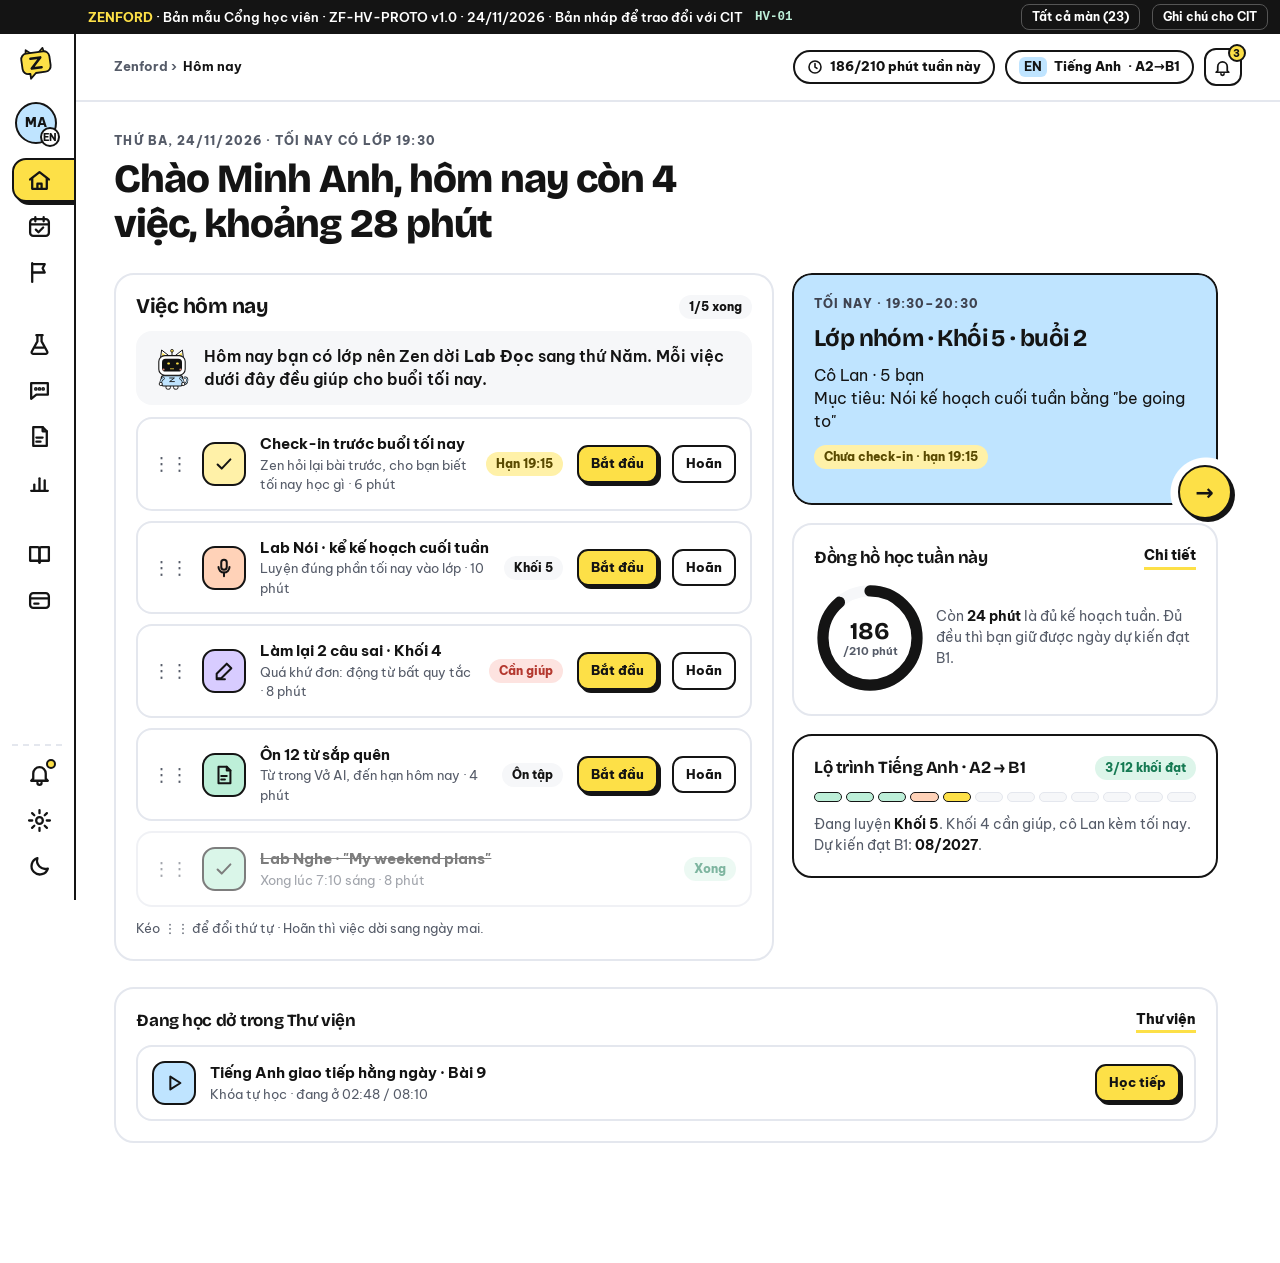
<file: Cổng học viên Zenford - nháp1.html>
<!doctype html><html><head><meta charset=utf8><meta name=viewport content="width=device-width,initial-scale=1"><style>:root{color-scheme:light}body{margin:0;padding:0;font:14px -apple-system,BlinkMacSystemFont,sans-serif;background:#fff;color:#000}img{max-width:100%}[hidden]:not([hidden=until-found i]){display:none!important}</style></head><body>
<!doctype html><html lang="vi"><head><meta charset="utf-8"><meta name="viewport" content="width=device-width,initial-scale=1">
<title>Cổng học viên Zenford</title>
<link rel="preconnect" href="https://fonts.googleapis.com"><link rel="preconnect" href="https://fonts.gstatic.com" crossorigin>
<link href="https://fonts.googleapis.com/css2?family=Be+Vietnam+Pro:wght@400;500;600;700;800&family=Bricolage+Grotesque:opsz,wght@12..96,700;12..96,800&display=swap" rel="stylesheet">
<style>:root{
  --ink:#141414;--paper:#FFFFFF;--soft:#F6F7F9;--line:#E4E7EE;--muted:#555B68;
  --mint:#BDEFD8;--lav:#D8CCFF;--peach:#FFD2B8;--sky:#BFE4FF;--butter:#FFF1A8;--yel:#FDE047;--yelp:#EFD33A;
  --good:#167A53;--goodbg:#DDF5EA;--bad:#B4382F;--badbg:#FDE3E0;
  --f-d:"Bricolage Grotesque","Be Vietnam Pro",system-ui,sans-serif;
  --f-b:"Be Vietnam Pro",system-ui,-apple-system,"Segoe UI",sans-serif;
  --rail:76px;--open:256px;--spring:cubic-bezier(.3,1.45,.5,1);
  --st:4px 4px 0 #141414;--st-sm:3px 3px 0 #141414;
  color-scheme:light;
}
:root[data-night],:root[data-theme="dark"]{--paper:#15171C;--soft:#1D2027;--line:#2C303A;--ink:#F2F3F5;--muted:#A6ABB8;--goodbg:#1C3A2E;--good:#7FD9AE;--badbg:#3D2220;--bad:#F2A097;color-scheme:dark}
@media (prefers-color-scheme:dark){:root:not([data-theme="light"]){--paper:#15171C;--soft:#1D2027;--line:#2C303A;--ink:#F2F3F5;--muted:#A6ABB8;--goodbg:#1C3A2E;--good:#7FD9AE;--badbg:#3D2220;--bad:#F2A097;color-scheme:dark}}
*{box-sizing:border-box}
html{scroll-behavior:smooth}
body{margin:0;background:var(--paper);color:var(--ink);font-family:var(--f-b);font-size:15.5px;line-height:1.5;-webkit-font-smoothing:antialiased;transition:background .3s,color .3s}
button,input,textarea,select{font:inherit;color:inherit}
button{cursor:pointer;background:none;border:0;padding:0}
a{color:inherit;text-decoration:none}
:focus-visible{outline:3px solid var(--ink);outline-offset:2px;border-radius:8px}
h1,h2,h3,h4{font-family:var(--f-d);letter-spacing:-.025em;margin:0;line-height:1.12}
p{margin:0}
.muted{color:var(--muted)}
.i{width:20px;height:20px;flex:none;fill:none;stroke:currentColor;stroke-width:2.3;stroke-linecap:round;stroke-linejoin:round}
.sr{position:absolute;width:1px;height:1px;overflow:hidden;clip:rect(0 0 0 0)}

/* ---------- demo bar (only for review) ---------- */
.demo{position:fixed;top:0;left:0;right:0;z-index:60;height:34px;background:#141414;color:#fff;display:flex;align-items:center;gap:12px;padding:0 12px 0 calc(var(--rail) + 12px);font-size:12.5px;font-weight:600}
.demo b{color:var(--yel)}
.demo .sp{flex:1}
.demo button{color:#fff;border:1.5px solid #555;border-radius:8px;padding:3px 10px;font-weight:700;font-size:12px}
.demo button:hover{border-color:var(--yel);color:var(--yel)}
.demo .scr{font-family:ui-monospace,Menlo,monospace;color:#BDEFD8}
@media (max-width:760px){.demo{padding-left:12px;gap:8px}.demo .hide-m{display:none}.demo button{padding:2px 7px;white-space:nowrap}}

/* ---------- rail ---------- */
.app{display:grid;grid-template-columns:var(--rail) 1fr;min-height:100vh;padding-top:34px}
.rail{position:fixed;top:34px;bottom:0;left:0;width:var(--rail);z-index:40;background:var(--paper);border-right:2.5px solid var(--ink);display:flex;flex-direction:column;gap:4px;padding:12px 12px 12px;transition:width .42s var(--spring),box-shadow .3s,background .3s;overflow:hidden}
.rail:hover,.rail.pinned{width:var(--open);box-shadow:6px 0 0 var(--ink)}
.rtop{display:flex;align-items:center;justify-content:space-between;min-height:44px}
.brand{display:flex;align-items:center;gap:10px;font-family:var(--f-d);font-weight:800;font-size:22px;letter-spacing:-.03em;padding-left:7px;white-space:nowrap}
.pin{width:30px;height:30px;border-radius:9px;border:2px solid var(--ink);display:grid;place-items:center;flex:none;opacity:0;transition:opacity .2s}
.pin svg{width:16px;height:16px;fill:none;stroke:var(--ink);stroke-width:2.2;stroke-linecap:round;stroke-linejoin:round}
.pin[aria-pressed="true"]{background:var(--yel)}.pin[aria-pressed="true"] svg{stroke:#141414}
.rail:hover .pin,.rail.pinned .pin{opacity:1}
.lbl{white-space:nowrap;opacity:0;transform:translateX(-8px);transition:opacity .2s,transform .3s var(--spring)}
.rail:hover .lbl,.rail.pinned .lbl{opacity:1;transform:none;transition-delay:calc(var(--i,0) * 22ms + 70ms)}
.who{display:flex;align-items:center;gap:10px;padding:6px 3px;margin:2px 0 4px;border-radius:14px;width:100%;text-align:left}
.who:hover{background:var(--soft)}
.av{width:42px;height:42px;border-radius:50%;border:2.5px solid var(--ink);background:var(--sky);color:#141414;display:grid;place-items:center;font-weight:800;font-size:13px;flex:none;position:relative}
.av .fl{position:absolute;right:-5px;bottom:-5px;width:20px;height:20px;border-radius:50%;background:var(--paper);border:2px solid var(--ink);font-size:10px;display:grid;place-items:center;font-weight:800;color:var(--ink)}
.who b{display:block;font-size:14px}.who small{color:var(--muted);font-size:12px;display:block}
nav.nav{position:relative;display:grid;gap:2px}
.grp{font-size:11px;font-weight:800;letter-spacing:.09em;text-transform:uppercase;color:var(--muted);padding:8px 12px 0;height:24px}
.it{position:relative;z-index:1;display:flex;align-items:center;gap:13px;height:44px;padding:0 12px;border-radius:14px;border:2px solid transparent;font-weight:700;font-size:14.5px;width:100%;text-align:left;transition:transform .25s var(--spring),background .2s,border-color .2s,box-shadow .2s}
.it.on{background:var(--yel);border-color:#141414;color:#141414;box-shadow:var(--st-sm)}
.it:not(.on):hover{transform:translateY(-2px);border-color:var(--ink);box-shadow:var(--st-sm);background:var(--lab,var(--butter));color:#141414}
.it:not(.on):hover .ic svg{stroke:#141414}
.it:active{transform:translate(2px,2px)!important;box-shadow:none!important}
.badge{margin-left:auto;font-style:normal;font-size:11px;font-weight:800;background:var(--ink);color:var(--paper);border-radius:999px;padding:1px 8px;opacity:0;transition:opacity .2s}
.rail:hover .badge,.rail.pinned .badge{opacity:1}
.it .dot{position:absolute;top:-2px;right:-4px;width:10px;height:10px;border-radius:50%;background:var(--yel);border:2px solid var(--ink);animation:ping 2.4s infinite}
@keyframes ping{0%,70%,100%{transform:scale(1)}80%{transform:scale(1.45)}90%{transform:scale(.9)}}
.tip{position:fixed;z-index:70;background:#141414;color:#fff;font-weight:800;font-size:13px;padding:6px 11px;border-radius:10px;pointer-events:none;opacity:0;transform:translateX(-6px) scale(.9);transition:opacity .15s,transform .25s var(--spring);white-space:nowrap}
.tip.show{opacity:1;transform:none}
.peek{margin-top:auto;height:70px;position:relative;overflow:hidden;flex:none}
.peek .zz{position:absolute;left:2px;bottom:-120px;width:62px;transition:bottom .5s var(--spring)}
.rail:hover .peek .zz,.rail.pinned .peek .zz{bottom:-6px}
.rfoot{border-top:2px dashed var(--line);padding-top:6px;display:grid;gap:2px}
.ic{width:26px;height:26px;flex:none;display:grid;place-items:center;position:relative}
.ic svg{width:25px;height:25px;fill:none;stroke:var(--ink);stroke-width:2.2;stroke-linecap:round;stroke-linejoin:round;overflow:visible}
.it.on .ic svg{stroke:#141414}
.ic svg *{transform-box:fill-box;transform-origin:center}
.rail:not(:hover):not(.pinned) .it .ic{animation:floaty 3.4s ease-in-out infinite;animation-delay:calc(var(--i,0) * -.45s)}
@keyframes floaty{0%,100%{transform:translateY(0)}50%{transform:translateY(-2.5px)}}
.it:hover [data-a="roof"]{animation:hop .5s var(--spring)}
@keyframes hop{0%{transform:translateY(0)}40%{transform:translateY(-4px)}100%{transform:translateY(0)}}
.it:hover [data-a="tick"]{animation:draw .5s ease forwards}
[data-a="tick"]{stroke-dasharray:20}
@keyframes draw{from{stroke-dashoffset:20}to{stroke-dashoffset:0}}
.it:hover [data-a="wave"]{animation:wave .6s ease-in-out infinite alternate}
@keyframes wave{from{opacity:.2;transform:scale(.8)}to{opacity:1;transform:scale(1.1)}}
.it:hover [data-a="mic"],.it:hover [data-a="bell"]{animation:shake .35s ease-in-out 2}
@keyframes shake{0%,100%{transform:rotate(0)}25%{transform:rotate(-12deg)}75%{transform:rotate(12deg)}}
.it:hover [data-a="page"]{animation:flip .7s ease-in-out}
[data-a="page"]{transform-origin:left center!important}
@keyframes flip{0%,100%{transform:scaleX(1)}50%{transform:scaleX(-1)}}
.it:hover [data-a="flag"]{animation:flutter .5s ease-in-out 3 alternate}
[data-a="flag"]{transform-origin:left center!important}
@keyframes flutter{to{transform:skewY(-8deg) scaleX(.85)}}
.it:hover [data-a="d"]{animation:hop .5s var(--spring) infinite}
.it:hover [data-a="d"]:nth-of-type(3){animation-delay:.12s}.it:hover [data-a="d"]:nth-of-type(4){animation-delay:.24s}
.it:hover [data-a="spin"]{animation:spin .8s var(--spring)}
@keyframes spin{to{transform:rotate(360deg)}}
.it:hover [data-a="bar"]{animation:grow .5s var(--spring)}
.it:hover [data-a="bar"]:nth-of-type(2){animation-delay:.08s}.it:hover [data-a="bar"]:nth-of-type(3){animation-delay:.16s}
[data-a="bar"]{transform-origin:bottom center!important}
@keyframes grow{0%{transform:scaleY(.2)}100%{transform:scaleY(1)}}

/* ---------- main ---------- */
.main{grid-column:2;min-width:0}
.top{position:sticky;top:34px;z-index:30;background:color-mix(in srgb,var(--paper) 88%,transparent);backdrop-filter:blur(8px);display:flex;align-items:center;gap:10px;padding:14px max(16px,3vw);border-bottom:2px solid var(--line)}
.crumb{font-size:13px;font-weight:700;color:var(--muted);display:flex;gap:6px;align-items:center;min-width:0}
.crumb b{color:var(--ink);white-space:nowrap;overflow:hidden;text-overflow:ellipsis}
.top .sp{flex:1}
.chip{display:inline-flex;align-items:center;gap:7px;border:2px solid var(--ink);border-radius:999px;padding:5px 12px;font-weight:800;font-size:13px;background:var(--paper);white-space:nowrap}
.chip svg{width:16px;height:16px;fill:none;stroke:currentColor;stroke-width:2.4;stroke-linecap:round}
.ibtn{width:38px;height:38px;border-radius:12px;border:2px solid var(--ink);display:grid;place-items:center;position:relative;background:var(--paper);flex:none}
.ibtn svg{width:19px;height:19px;fill:none;stroke:var(--ink);stroke-width:2.2;stroke-linecap:round;stroke-linejoin:round}
.ibtn .n{position:absolute;top:-6px;right:-6px;min-width:18px;height:18px;border-radius:9px;background:var(--yel);border:2px solid #141414;color:#141414;font-size:10px;font-weight:800;display:grid;place-items:center;padding:0 3px}
.ibtn:hover{background:var(--butter)}.ibtn:hover svg{stroke:#141414}
.page{padding:26px max(16px,3vw) 120px;max-width:1180px;display:grid;gap:26px;align-content:start;animation:pin .45s var(--spring)}
@keyframes pin{from{opacity:0;transform:translateY(10px)}to{opacity:1;transform:none}}
.ph{display:flex;justify-content:space-between;align-items:flex-end;gap:16px;flex-wrap:wrap}
.ey{font-size:12px;font-weight:800;letter-spacing:.09em;text-transform:uppercase;color:var(--muted)}
.ph h1{font-size:clamp(28px,3.4vw,40px);font-weight:800;margin-top:6px;max-width:24ch}
.ph p{color:var(--muted);margin-top:8px;max-width:60ch}
.g{display:grid;gap:18px}
.g2{grid-template-columns:minmax(0,1.55fr) minmax(0,1fr)}
.g2e{grid-template-columns:repeat(2,minmax(0,1fr))}
.g3{grid-template-columns:repeat(3,minmax(0,1fr))}
.g4{grid-template-columns:repeat(4,minmax(0,1fr))}
@media (max-width:1020px){.g2,.g4{grid-template-columns:repeat(2,minmax(0,1fr))}.g3{grid-template-columns:repeat(2,minmax(0,1fr))}}
@media (max-width:760px){.g2,.g2e,.g3{grid-template-columns:1fr}.g4{grid-template-columns:repeat(2,minmax(0,1fr))}#tlist .li{flex-wrap:wrap}#tlist .li .bd{flex:1 1 55%}#tlist .li .tag,.grip,.demo .scr{display:none}.num{font-size:28px}}
.col{display:grid;gap:18px;align-content:start}

/* cards */
.c{border:2px solid var(--line);border-radius:20px;padding:20px;background:var(--paper);display:grid;gap:12px;align-content:start;min-width:0}
.c h2{font-size:21px}.c h3{font-size:17px}
.c.k{border:2.5px solid var(--ink);box-shadow:var(--st)}
.c.fill{border:2.5px solid #141414;box-shadow:var(--st);color:#141414}
.c.fill .muted,.c.fill .ey{color:#3F4350}
.bg-mint{background:var(--mint)}.bg-sky{background:var(--sky)}.bg-lav{background:var(--lav)}.bg-peach{background:var(--peach)}.bg-butter{background:var(--butter)}.bg-yel{background:var(--yel)}.bg-soft{background:var(--soft)}
.ch{display:flex;justify-content:space-between;align-items:center;gap:10px}
.lk{font-weight:800;font-size:13.5px;border-bottom:3px solid var(--yel);padding-bottom:1px;white-space:nowrap}
.lk:hover{background:var(--yel);color:#141414}
.lift{transition:transform .25s var(--spring),box-shadow .25s}
.lift:hover{transform:translate(-2px,-2px);box-shadow:7px 7px 0 var(--ink)}

/* buttons */
.btn{display:inline-flex;align-items:center;justify-content:center;gap:8px;font-weight:800;font-size:14.5px;padding:11px 18px;border-radius:14px;border:2.5px solid #141414;background:var(--yel);color:#141414;box-shadow:var(--st-sm);transition:transform .1s,box-shadow .1s,background .15s;white-space:nowrap}
.btn:hover{background:var(--yelp)}
.btn:active{transform:translate(3px,3px);box-shadow:none}
.btn.o{background:var(--paper);color:var(--ink);border-color:var(--ink);box-shadow:none}
.btn.o:hover{background:var(--soft)}
.btn.sm{padding:7px 12px;font-size:13px;border-radius:11px}
.btn.big{padding:14px 24px;font-size:16px}
.btn[disabled]{opacity:.45;pointer-events:none}
.btn svg{width:17px;height:17px;fill:none;stroke:currentColor;stroke-width:2.6;stroke-linecap:round;stroke-linejoin:round}
.row{display:flex;gap:10px;flex-wrap:wrap;align-items:center}
.tag{display:inline-flex;align-items:center;gap:5px;font-size:12px;font-weight:800;border-radius:999px;padding:3px 10px;background:var(--soft);color:var(--ink);white-space:nowrap}
.tag.ink{background:var(--ink);color:var(--paper)}
.tag.ok{background:var(--goodbg);color:var(--good)}
.tag.warn{background:var(--butter);color:#5A4A00}
.tag.bad{background:var(--badbg);color:var(--bad)}
.tag.line{background:none;border:1.5px solid var(--ink)}
.tag.mint{background:var(--mint);color:#141414}.tag.sky{background:var(--sky);color:#141414}.tag.lav{background:var(--lav);color:#141414}.tag.peach{background:var(--peach);color:#141414}
.bar{height:10px;border-radius:99px;background:var(--soft);border:1.5px solid var(--line);overflow:hidden}
.bar i{display:block;height:100%;background:var(--ink);border-radius:99px;transition:width .9s var(--spring)}
.bar.g i{background:var(--good)}
.num{font-family:var(--f-d);font-weight:800;font-size:34px;letter-spacing:-.03em;line-height:1}
.stat{display:grid;gap:4px}
.stat small{color:var(--muted);font-size:13px}

/* list rows */
.li{display:flex;gap:14px;align-items:center;padding:14px;border:2px solid var(--line);border-radius:16px;background:var(--paper);transition:border-color .2s,transform .25s var(--spring),box-shadow .25s;min-width:0}
a.li:hover,button.li:hover{border-color:var(--ink);transform:translate(-2px,-2px);box-shadow:var(--st-sm)}
.li .bd{flex:1;min-width:0}
.li b{display:block;font-size:15px}
.li small{color:var(--muted);font-size:13px;display:block}
.sq{width:44px;height:44px;border-radius:13px;border:2px solid #141414;display:grid;place-items:center;flex:none;color:#141414;font-weight:800}
.sq svg{width:22px;height:22px;fill:none;stroke:#141414;stroke-width:2.2;stroke-linecap:round;stroke-linejoin:round}
.li.done{opacity:.55}.li.done b{text-decoration:line-through}
.grip{color:var(--muted);cursor:grab;font-size:18px;line-height:1;user-select:none}

/* Zen say */
.zs{display:flex;gap:14px;align-items:flex-start}
.zs .zz{width:64px;flex:none}
.bub{position:relative;background:var(--paper);border:2.5px solid var(--ink);border-radius:18px;padding:12px 16px;font-weight:600;box-shadow:var(--st-sm)}
.bub::before{content:"";position:absolute;left:-10px;top:18px;width:14px;height:14px;background:inherit;border-left:2.5px solid var(--ink);border-bottom:2.5px solid var(--ink);transform:rotate(45deg)}
.zz svg{display:block;width:100%;height:auto}

/* notch card */
.notchwrap{position:relative;display:grid}
.notch{-webkit-mask:radial-gradient(circle 36px at calc(100% - 12px) calc(100% - 12px),transparent 35px,#000 36px);mask:radial-gradient(circle 36px at calc(100% - 12px) calc(100% - 12px),transparent 35px,#000 36px);box-shadow:none!important;padding-bottom:34px}
.round{position:absolute;right:-14px;bottom:-14px;width:54px;height:54px;border-radius:50%;border:2.5px solid #141414;background:var(--yel);font-weight:800;font-size:22px;color:#141414;box-shadow:var(--st-sm);transition:transform .3s var(--spring);display:grid;place-items:center}
.round:hover{transform:rotate(-45deg) scale(1.08)}

/* segmented */
.seg{justify-self:start;display:inline-flex;border:2px solid var(--ink);border-radius:14px;padding:3px;gap:3px;background:var(--paper);flex-wrap:wrap}
.seg button{padding:7px 14px;border-radius:10px;font-weight:800;font-size:13.5px;white-space:nowrap}
.seg button[aria-pressed="true"]{background:var(--ink);color:var(--paper)}
.seg button:not([aria-pressed="true"]):hover{background:var(--soft)}

/* ring */
.ring{position:relative;width:112px;height:112px;flex:none}
.ring svg{width:100%;height:100%;transform:rotate(-90deg)}
.ring circle{fill:none;stroke-width:10}
.ring .bgc{stroke:var(--soft)}
.ring .fg{stroke:var(--ink);stroke-linecap:round;transition:stroke-dashoffset 1s var(--spring)}
.ring b{position:absolute;inset:0;display:grid;place-items:center;font-family:var(--f-d);font-size:24px;text-align:center;line-height:1;align-content:center}
.ring b small{display:block;font-family:var(--f-b);font-size:10.5px;margin-top:3px;color:var(--muted);font-weight:700}

/* blocks (khối năng lực) */
.kgrid{display:grid;grid-template-columns:repeat(4,minmax(0,1fr));gap:10px}
@media (max-width:560px){.kgrid{grid-template-columns:repeat(3,minmax(0,1fr))}}
.kb{border:2px solid var(--line);border-radius:16px;padding:12px;display:grid;gap:6px;text-align:left;min-height:118px;align-content:start;transition:transform .25s var(--spring),box-shadow .25s,border-color .2s;background:var(--paper)}
.kb:hover{transform:translate(-2px,-2px);border-color:var(--ink);box-shadow:var(--st-sm)}
.kb .kn{font-family:var(--f-d);font-weight:800;font-size:22px;line-height:1}
.kb b{font-size:13px;line-height:1.3}
.kb.dat{background:var(--mint);border-color:#141414;color:#141414}
.kb.luyen{background:var(--yel);border-color:#141414;color:#141414;box-shadow:var(--st-sm)}
.kb.giup{background:var(--peach);border-color:#141414;color:#141414}
.kb.khoa{opacity:.55}
.kb[aria-pressed="true"]{outline:3px solid var(--ink);outline-offset:3px}
.legend{display:flex;gap:14px;flex-wrap:wrap;font-size:12.5px;font-weight:700;color:var(--muted)}
.legend i{display:inline-block;width:12px;height:12px;border-radius:4px;border:1.5px solid #141414;vertical-align:-1px;margin-right:5px}

/* week calendar */
.week{display:grid;grid-template-columns:repeat(7,minmax(0,1fr));gap:8px}
.day{border:2px solid var(--line);border-radius:16px;padding:10px;min-height:220px;display:grid;gap:6px;align-content:start}
.day.today{border-color:var(--ink);box-shadow:var(--st-sm)}
.day h4{font-size:14px;font-family:var(--f-b);font-weight:800;display:flex;justify-content:space-between}
.ev{border-radius:11px;padding:7px 8px;font-size:12px;font-weight:700;line-height:1.3;border:1.5px solid #141414;color:#141414;text-align:left}
.ev b{display:block;font-size:11px;opacity:.75}
.ev.cls{background:var(--sky)}.ev.pre{background:var(--mint)}.ev.due{background:var(--butter)}.ev.free{background:none;border-style:dashed;color:var(--muted);border-color:var(--muted)}
@media (max-width:900px){.week{grid-template-columns:repeat(2,minmax(0,1fr))}.day{min-height:0}}

/* exercise */
.qbox{border:2.5px solid var(--ink);border-radius:24px;padding:clamp(18px,3vw,34px);box-shadow:var(--st);display:grid;gap:20px;background:var(--paper)}
.qtxt{font-family:var(--f-d);font-weight:800;font-size:clamp(22px,2.6vw,32px);line-height:1.35;letter-spacing:-.02em}
.blank{display:inline-block;min-width:120px;border-bottom:4px dashed var(--ink);text-align:center;color:var(--muted);transition:background .2s}
.blank.fillx{border-bottom-style:solid;color:var(--ink);background:var(--butter);border-radius:8px 8px 0 0;padding:0 10px}
.opts{display:flex;gap:12px;flex-wrap:wrap}
.opt{border:2.5px solid var(--ink);border-radius:14px;padding:11px 20px;font-weight:800;font-size:17px;background:var(--paper);box-shadow:var(--st-sm);transition:transform .2s var(--spring),background .2s}
.opt:hover{transform:translateY(-3px) rotate(-1deg)}
.opt[aria-pressed="true"]{background:var(--yel);color:#141414}
.opt.right{background:var(--mint);color:#141414}.opt.wrong{background:var(--peach);color:#141414;animation:shake .3s 2}
.fb{border-radius:16px;padding:14px 16px;font-weight:600;display:flex;gap:12px;align-items:flex-start}
.fb.hint{background:var(--soft)}
.fb.ok{background:var(--goodbg);color:var(--good)}
.fb.no{background:var(--badbg);color:var(--bad)}
.steps{display:flex;gap:6px}
.steps i{flex:1;height:8px;border-radius:9px;background:var(--soft);border:1.5px solid var(--line)}
.steps i.on{background:var(--ink);border-color:var(--ink)}.steps i.done{background:var(--good);border-color:var(--good)}

/* chat */
.chat{display:grid;gap:14px;align-content:start}
.msg{max-width:76%;padding:12px 16px;border-radius:18px;font-weight:500;line-height:1.5;animation:pin .35s var(--spring)}
.msg.z{background:var(--soft);border-top-left-radius:6px}
.msg.me{background:var(--ink);color:var(--paper);justify-self:end;border-top-right-radius:6px}
.msg .hl{background:var(--yel);color:#141414;border-radius:5px;padding:0 4px;font-weight:700}
.zrow{display:flex;gap:10px;align-items:flex-start}
.zrow .zz{width:42px;flex:none}
.sugg{display:flex;gap:8px;flex-wrap:wrap}
.sugg button{border:2px solid var(--ink);border-radius:999px;padding:7px 14px;font-weight:700;font-size:13.5px;background:var(--paper);transition:background .15s,transform .2s var(--spring)}
.sugg button:hover{background:var(--butter);color:#141414;transform:translateY(-2px)}
.typing i{display:inline-block;width:7px;height:7px;border-radius:50%;background:var(--muted);margin:0 2px;animation:hop .9s infinite}
.typing i:nth-child(2){animation-delay:.15s}.typing i:nth-child(3){animation-delay:.3s}
.inp{display:flex;gap:8px;border:2.5px solid var(--ink);border-radius:16px;padding:6px 6px 6px 14px;background:var(--paper)}
.inp input{flex:1;border:0;outline:none;background:none;min-width:0}

/* lab */
.labs{display:grid;grid-template-columns:repeat(4,minmax(0,1fr));gap:16px}
@media (max-width:1020px){.labs{grid-template-columns:repeat(2,minmax(0,1fr))}}
@media (max-width:560px){.labs{grid-template-columns:1fr}}
.lab{border:2.5px solid #141414;border-radius:22px;padding:18px;display:grid;gap:10px;align-content:start;color:#141414;box-shadow:var(--st);transition:transform .25s var(--spring),box-shadow .25s;text-align:left;min-height:250px}
.lab:hover{transform:translate(-3px,-3px) rotate(-.6deg);box-shadow:8px 8px 0 #141414}
.lab .lic{width:52px;height:52px;border-radius:15px;background:#fff;border:2.5px solid #141414;display:grid;place-items:center}
.lab .lic svg{width:28px;height:28px;fill:none;stroke:#141414;stroke-width:2.2;stroke-linecap:round;stroke-linejoin:round}
.lab h3{font-size:22px}
.lab .sug{background:rgba(255,255,255,.65);border-radius:12px;padding:9px 11px;font-size:13px;font-weight:600}
.lab .sug b{display:block;font-size:11px;letter-spacing:.06em;text-transform:uppercase;opacity:.7}
.clock{position:fixed;right:22px;bottom:22px;z-index:45;display:flex;align-items:center;gap:10px;background:#141414;color:#fff;border-radius:999px;padding:8px 10px 8px 16px;box-shadow:4px 4px 0 var(--yel);font-weight:800;animation:bob 3s ease-in-out infinite}
.clock b{font-variant-numeric:tabular-nums;font-size:18px;color:var(--yel)}
.clock button{background:var(--yel);color:#141414;border-radius:999px;padding:6px 12px;font-weight:800;font-size:13px}
@keyframes bob{0%,100%{transform:translateY(0)}50%{transform:translateY(-4px)}}
.wave{display:flex;gap:4px;align-items:center;height:56px}
.wave i{width:6px;border-radius:4px;background:var(--ink);height:20%;transition:height .12s}
.rec{width:76px;height:76px;border-radius:50%;border:3px solid #141414;background:var(--peach);display:grid;place-items:center;box-shadow:var(--st);transition:transform .2s var(--spring);flex:none}
.rec svg{width:32px;height:32px;fill:none;stroke:#141414;stroke-width:2.4;stroke-linecap:round}
.rec.on{background:var(--yel);animation:pulse 1.2s infinite}
@keyframes pulse{0%{box-shadow:0 0 0 0 rgba(253,224,71,.8),var(--st)}100%{box-shadow:0 0 0 18px rgba(253,224,71,0),var(--st)}}
.w{display:inline-block;padding:2px 6px;border-radius:8px;margin:2px 1px;font-weight:700}
.w.g{background:var(--goodbg);color:var(--good)}.w.m{background:var(--butter);color:#5A4A00}.w.b{background:var(--badbg);color:var(--bad);text-decoration:underline wavy}
.tr{display:grid;gap:4px}
.tr button{text-align:left;padding:8px 12px;border-radius:12px;display:flex;gap:12px;font-weight:500}
.tr button:hover{background:var(--soft)}
.tr button.on{background:var(--yel);color:#141414;font-weight:700}
.tr time{font-family:ui-monospace,Menlo,monospace;font-size:12px;color:var(--muted);padding-top:3px}
.tr button.on time{color:#141414}
.video{aspect-ratio:16/9;border-radius:20px;border:2.5px solid #141414;background:#141414;position:relative;overflow:hidden;display:grid;place-items:center;color:#fff}
.video .play{width:72px;height:72px;border-radius:50%;background:var(--yel);border:3px solid #fff;display:grid;place-items:center;transition:transform .25s var(--spring)}
.video .play:hover{transform:scale(1.1)}
.video .play svg{width:28px;height:28px;fill:#141414}
.video .cap{position:absolute;left:50%;bottom:54px;transform:translateX(-50%);background:rgba(0,0,0,.75);padding:6px 14px;border-radius:10px;font-weight:600;max-width:90%;text-align:center}
.video .vb{position:absolute;left:14px;right:14px;bottom:14px;display:flex;gap:10px;align-items:center;font-size:12px;font-weight:700}
.video .vb .bar{flex:1;background:#333;border-color:#333}.video .vb .bar i{background:var(--yel)}
textarea.wr{width:100%;min-height:180px;border:2.5px solid var(--ink);border-radius:18px;padding:16px;font-size:17px;line-height:1.7;resize:vertical;background:var(--paper)}
.mark{background:var(--butter);color:#141414;border-bottom:3px solid #D4A900;border-radius:4px;padding:0 2px;cursor:pointer}
.mark.fixed{background:var(--goodbg);color:var(--good);border-color:var(--good)}

/* plan / pricing */
.plan{border:2px solid var(--line);border-radius:18px;padding:16px;display:grid;gap:6px;text-align:left;transition:transform .25s var(--spring),border-color .2s,box-shadow .25s;background:var(--paper)}
.plan:hover{border-color:var(--ink)}
.plan[aria-pressed="true"]{border:2.5px solid #141414;background:var(--butter);color:#141414;box-shadow:var(--st-sm)}
.plan[aria-pressed="true"] .muted{color:#4A4A3A}
.plan .pr{font-family:var(--f-d);font-weight:800;font-size:22px}
.tbl{width:100%;border-collapse:collapse;font-size:14px}
.tbl th{text-align:left;font-size:12px;letter-spacing:.06em;text-transform:uppercase;color:var(--muted);padding:8px 10px;border-bottom:2px solid var(--line)}
.tbl td{padding:12px 10px;border-bottom:1.5px solid var(--line)}
.tbl td.r,.tbl th.r{text-align:right}
.sumrow{display:flex;justify-content:space-between;padding:6px 0;font-size:14.5px}
.sumrow.t{border-top:2px dashed var(--line);margin-top:6px;padding-top:12px;font-weight:800;font-size:17px}

/* toggles */
.sw{flex:none;width:46px;height:28px;border-radius:999px;border:2.5px solid var(--ink);position:relative;background:var(--paper);transition:background .2s}
.sw::after{content:"";position:absolute;top:3px;left:3px;width:17px;height:17px;border-radius:50%;background:var(--ink);transition:transform .25s var(--spring)}
.sw[aria-checked="true"]{background:var(--mint)}
.sw[aria-checked="true"]::after{transform:translateX(18px);background:#141414}
.set{display:flex;gap:14px;align-items:center;justify-content:space-between;padding:14px 0;border-bottom:1.5px solid var(--line)}
.set b{display:block}.set small{color:var(--muted);font-size:13px}
.chips{display:flex;gap:8px;flex-wrap:wrap}
.chips button{border:2px solid var(--ink);border-radius:999px;padding:6px 13px;font-weight:700;font-size:13.5px}
.chips button[aria-pressed="true"]{background:var(--ink);color:var(--paper)}
.slots{display:grid;grid-template-columns:auto repeat(7,1fr);gap:4px;font-size:12px;font-weight:700}
.slots span{display:grid;place-items:center;color:var(--muted)}
.slots button{height:28px;border-radius:7px;border:1.5px solid var(--line)}
.slots button[aria-pressed="true"]{background:var(--mint);border-color:#141414}

/* sheets / modal */
.scrim{position:fixed;inset:0;background:rgba(20,20,20,.45);z-index:80;display:none;align-items:center;justify-content:center;padding:16px}
.scrim.show{display:flex;animation:fade .2s}
@keyframes fade{from{opacity:0}}
.modal{background:var(--paper);border:3px solid #141414;border-radius:26px;box-shadow:6px 6px 0 #141414;max-width:560px;width:100%;padding:26px;display:grid;gap:16px;max-height:88vh;overflow:auto;animation:pop .4s var(--spring)}
@keyframes pop{from{transform:scale(.9) translateY(14px);opacity:0}}
.side{position:fixed;top:34px;right:0;bottom:0;width:min(420px,100%);background:var(--paper);border-left:3px solid #141414;z-index:85;transform:translateX(105%);transition:transform .4s var(--spring);display:grid;grid-template-rows:auto 1fr;box-shadow:-6px 0 0 #141414}
.side.show{transform:none}
.side header{display:flex;justify-content:space-between;align-items:center;padding:16px 18px;border-bottom:2px solid var(--line)}
.side .sb{overflow:auto;padding:16px 18px 40px;display:grid;gap:12px;align-content:start}
.note{border-left:4px solid var(--yel);background:var(--soft);border-radius:0 12px 12px 0;padding:10px 12px;font-size:14px}
.note b{display:block;font-size:12px;letter-spacing:.06em;text-transform:uppercase;color:var(--muted);margin-bottom:2px}
.note.fix{border-left-color:var(--bad)}.note.new{border-left-color:var(--good)}
.map{display:grid;grid-template-columns:repeat(auto-fill,minmax(220px,1fr));gap:10px}
.map a{border:2px solid var(--line);border-radius:14px;padding:10px 12px;display:grid;gap:2px;font-size:13px}
.map a:hover{border-color:var(--ink);background:var(--butter);color:#141414}
.map a b{font-size:14px}.map code{font-size:11px;color:var(--muted)}
.toast{position:fixed;left:50%;bottom:26px;transform:translate(-50%,30px);opacity:0;background:#141414;color:#fff;font-weight:700;padding:11px 18px;border-radius:14px;z-index:95;transition:all .35s var(--spring);box-shadow:4px 4px 0 var(--yel);max-width:90vw;text-align:center}
.toast.show{opacity:1;transform:translate(-50%,0)}
.confetti{position:fixed;inset:0;pointer-events:none;z-index:90}
.emo{display:flex;gap:10px;flex-wrap:wrap}
.emo button{border:2.5px solid var(--ink);border-radius:18px;padding:12px 14px;display:grid;justify-items:center;gap:4px;font-weight:700;font-size:13px;min-width:96px;transition:transform .2s var(--spring)}
.emo button:hover{transform:translateY(-3px)}
.emo button[aria-pressed="true"]{background:var(--yel);color:#141414;box-shadow:var(--st-sm)}
.emo .zz{width:46px}
.heat{display:grid;grid-template-columns:repeat(5,1fr);gap:4px}
.heat i{aspect-ratio:1;border-radius:6px}
.empty{border:2px dashed var(--line);border-radius:18px;padding:22px;text-align:center;color:var(--muted)}
.page-reader{display:grid;grid-template-columns:220px minmax(0,1fr) 260px;gap:18px}
@media (max-width:1020px){.page-reader{grid-template-columns:1fr}}
.paper{border:2px solid var(--line);border-radius:18px;padding:clamp(18px,3vw,40px);font-size:17px;line-height:1.8;position:relative}
.paper .wm{position:absolute;right:16px;bottom:12px;font-size:11px;color:var(--muted)}
.paper .hlw{background:var(--yel);color:#141414;border-radius:4px;padding:0 3px;cursor:pointer}

/* phone */
.tabbar{display:none}
@media (max-width:760px){
  .app{grid-template-columns:1fr}.rail{display:none}.main{grid-column:1}
  .top{padding:10px 14px}.top .hide-m{display:none}
  .page{padding:18px 16px 110px}
  .tabbar{display:grid;grid-template-columns:repeat(5,1fr);position:fixed;left:0;right:0;bottom:0;z-index:50;background:var(--paper);border-top:2.5px solid var(--ink);padding:6px 6px calc(6px + env(safe-area-inset-bottom,0px))}
  .tabbar a{display:grid;justify-items:center;gap:1px;font-size:11px;font-weight:800;padding:6px 0;border-radius:12px;transition:transform .25s var(--spring)}
  .tabbar a.on{background:var(--yel);color:#141414}.tabbar a.on .ic svg{stroke:#141414}
  .tabbar .ic svg{width:22px;height:22px}
  .clock{right:12px;bottom:80px}
  .msg{max-width:92%}
}
@media (prefers-reduced-motion:reduce){*,*::before,*::after{animation:none!important;transition-duration:.01ms!important}}
</style></head><body>
<script>/* @ds-bundle: {"format": 4, "namespace": "ZenfordNP", "components": [{"name": "Button"}, {"name": "Card"}, {"name": "Overline"}, {"name": "Tag"}, {"name": "Pill"}, {"name": "Switch"}, {"name": "ProgressBar"}, {"name": "AnswerOption"}, {"name": "LangTile"}, {"name": "ZenSay"}]} */
(function(){
/* ===== Zen: SVG mascot with LED states, cursor-follow eyes and blinking ===== */
const K='#141414',Y='#FDE047';
const ZEYES={
 normal:`<rect x="68" y="88" width="18" height="12" rx="6" fill="${Y}"/><rect x="114" y="88" width="18" height="12" rx="6" fill="${Y}"/>`,
 happy:`<path d="M68 98q9-13 18 0M114 98q9-13 18 0" stroke="${Y}" stroke-width="5" fill="none" stroke-linecap="round"/>`,
 wow:`<circle cx="77" cy="93" r="8" fill="${Y}"/><circle cx="123" cy="93" r="8" fill="${Y}"/>`,
 wink:`<path d="M68 97q9-12 18 0" stroke="${Y}" stroke-width="5" fill="none" stroke-linecap="round"/><rect x="114" y="88" width="18" height="12" rx="6" fill="${Y}"/>`,
 think:`<rect x="76" y="82" width="14" height="10" rx="5" fill="${Y}"/><rect x="120" y="82" width="14" height="10" rx="5" fill="${Y}"/>`,
 love:`<path d="M77 101l-8-8a4.6 4.6 0 0 1 8-5 4.6 4.6 0 0 1 8 5z M123 101l-8-8a4.6 4.6 0 0 1 8-5 4.6 4.6 0 0 1 8 5z" fill="${Y}"/>`,
 sad:`<path d="M68 90q9 10 18 0M114 90q9 10 18 0" stroke="${Y}" stroke-width="5" fill="none" stroke-linecap="round"/>`,
 blink:`<path d="M68 96h18M114 96h18" stroke="${Y}" stroke-width="5" stroke-linecap="round"/>`,
 fierce:`<path d="M66 86l22 6v8H66z M134 86l-22 6v8h22z" fill="${Y}"/>`
};
const ZMOUTH={normal:'smile',happy:'grin',wow:'o',wink:'tongue',think:'flat',love:'grin',sad:'down',blink:'smile',fierce:'grin'};
const MOUTHS={smile:`<path d="M90 112q10 8 20 0" stroke="${Y}" stroke-width="4" fill="none" stroke-linecap="round"/>`,
 grin:`<path d="M86 110q14 13 28 0z" fill="${Y}"/>`,o:`<circle cx="100" cy="114" r="5" stroke="${Y}" stroke-width="3.5" fill="none"/>`,
 flat:`<path d="M92 114h16" stroke="${Y}" stroke-width="4" stroke-linecap="round"/>`,down:`<path d="M90 117q10-7 20 0" stroke="${Y}" stroke-width="4" fill="none" stroke-linecap="round"/>`,
 tongue:`<path d="M90 110q10 8 20 0" stroke="${Y}" stroke-width="4" fill="none" stroke-linecap="round"/><path d="M100 114q0 8 5 8t4-8" fill="#FF9F8A" stroke="${K}" stroke-width="2"/>`};
const ZACC={
 cape:{back:`<path d="M60 150h80l30 64q-70 14-140 0z" fill="#2F4BD8" stroke="${K}" stroke-width="5" stroke-linejoin="round"/><path d="M92 196h16l-16 12h16" stroke="${Y}" stroke-width="4" fill="none" stroke-linecap="round" stroke-linejoin="round"/>`},
 phones:{mid:`<path d="M36 96Q36 22 100 22T164 96" stroke="${K}" stroke-width="9" fill="none"/><path d="M36 96Q36 22 100 22T164 96" stroke="#D8CCFF" stroke-width="4" fill="none"/>`,front:`<rect x="20" y="78" width="22" height="40" rx="9" fill="#D8CCFF" stroke="${K}" stroke-width="5"/><rect x="158" y="78" width="22" height="40" rx="9" fill="#D8CCFF" stroke="${K}" stroke-width="5"/>`},
 tv:{mid:`<path d="M100 48L78 16M100 48L122 16" stroke="${K}" stroke-width="5" stroke-linecap="round"/><circle cx="78" cy="14" r="7" fill="${Y}" stroke="${K}" stroke-width="4"/><circle cx="122" cy="14" r="10" fill="${Y}" stroke="${K}" stroke-width="4"/><path d="M118 10h8l-8 8h8" stroke="${K}" stroke-width="2.5" fill="none"/>`,noAnt:true},
 pencil:{holdR:true,front:`<g transform="rotate(-35 168 168)"><rect x="160" y="120" width="14" height="62" rx="3" fill="${Y}" stroke="${K}" stroke-width="4"/><path d="M160 182l7 16 7-16z" fill="#FFD2B8" stroke="${K}" stroke-width="4" stroke-linejoin="round"/></g>`},
 mic:{holdR:true,front:`<path d="M166 196L172 150" stroke="${K}" stroke-width="6" stroke-linecap="round"/><circle cx="173" cy="140" r="13" fill="#BDEFD8" stroke="${K}" stroke-width="5"/>`},
 book:{front:`<path d="M58 170q21-8 42 0q21-8 42 0v34q-21-8-42 0q-21-8-42 0z" fill="#FFF1A8" stroke="${K}" stroke-width="5" stroke-linejoin="round"/><path d="M100 170v34" stroke="${K}" stroke-width="4"/>`},
 helmet:{mid:`<path d="M30 92Q30 30 100 28T170 92z" fill="#FFFFFF" stroke="${K}" stroke-width="5.5" stroke-linejoin="round"/><path d="M92 30h16v58H92z" fill="${Y}" stroke="${K}" stroke-width="3"/>`,noEars:true,noAnt:true}
};
function zenSVG(state,hood,acc,label){
  const a=ZACC[acc]||{},hd=hood||'#BFE4FF';
  const ears=a.noEars?'':`<path d="M42 66 48 20 86 50Z M158 66 152 20 114 50Z" fill="#FFFFFF" stroke="${K}" stroke-width="5" stroke-linejoin="round"/><path d="M50 56 52 34 70 48Z M150 56 148 34 130 48Z" fill="${Y}"/>`;
  const ant=a.noAnt?'':`<path d="M100 28v18" stroke="${K}" stroke-width="5" stroke-linecap="round"/><circle cx="100" cy="24" r="7" fill="${Y}" stroke="${K}" stroke-width="4"/>`;
  const tail=`<path d="M146 192q30 4 30-22q0-14-12-12" stroke="${K}" stroke-width="11" fill="none" stroke-linecap="round"/><path d="M146 192q30 4 30-22q0-14-12-12" stroke="${hd}" stroke-width="5" fill="none" stroke-linecap="round"/>`;
  const legs=`<rect x="70" y="196" width="22" height="20" rx="8" fill="#FFFFFF" stroke="${K}" stroke-width="5"/><rect x="108" y="196" width="22" height="20" rx="8" fill="#FFFFFF" stroke="${K}" stroke-width="5"/>`;
  const armL=a.waveL?'':`<path d="M58 162q-16 8-14 26" stroke="${K}" stroke-width="12" fill="none" stroke-linecap="round"/><path d="M58 162q-16 8-14 26" stroke="${hd}" stroke-width="6" fill="none" stroke-linecap="round"/><circle cx="44" cy="190" r="8" fill="#fff" stroke="${K}" stroke-width="4.5"/>`;
  const armR=a.holdR?'':`<path d="M142 162q16 8 14 26" stroke="${K}" stroke-width="12" fill="none" stroke-linecap="round"/><path d="M142 162q16 8 14 26" stroke="${hd}" stroke-width="6" fill="none" stroke-linecap="round"/><circle cx="156" cy="190" r="8" fill="#fff" stroke="${K}" stroke-width="4.5"/>`;
  return `<svg class="zen" viewBox="0 0 200 222" role="img" aria-label="${label||'Zen, mèo robot của Zenford'}">${a.back||''}${tail}${legs}${ant}${ears}
   <path d="M60 148h80a14 14 0 0 1 14 14v26a12 12 0 0 1-12 12H58a12 12 0 0 1-12-12v-26a14 14 0 0 1 14-14z" fill="${hd}" stroke="${K}" stroke-width="5.5"/>
   <path d="M88 160h24l-24 18h24" stroke="${K}" stroke-width="4.5" fill="none" stroke-linecap="round" stroke-linejoin="round"/>
   ${armL}${armR}
   <rect x="34" y="48" width="132" height="98" rx="30" fill="#FFFFFF" stroke="${K}" stroke-width="5.5"/>${a.mid||''}
   <rect x="50" y="64" width="100" height="64" rx="18" fill="#111111"/>
   <circle cx="58" cy="118" r="5" fill="#FF9F8A" opacity=".85"/><circle cx="142" cy="118" r="5" fill="#FF9F8A" opacity=".85"/>
   <g class="zface" data-state="${state||'normal'}"><g class="zeyes">${ZEYES[state]||ZEYES.normal}</g><g class="zmouth">${MOUTHS[ZMOUTH[state]||'smile']}</g></g>${a.front||''}</svg>`;
}
function setZen(host,state){const f=host.querySelector('.zface');if(!f)return;f.dataset.state=state;f.querySelector('.zeyes').innerHTML=ZEYES[state]||ZEYES.normal;f.querySelector('.zmouth').innerHTML=MOUTHS[ZMOUTH[state]||'smile'];}
function mountZens(root){root.querySelectorAll('[data-zen]').forEach(el=>{const [s,h,a]=el.dataset.zen.split('|');el.innerHTML=zenSVG(s,h,a==='follow'?'':a);if(a==='follow')el.classList.add('zfollow');});}
function logoSVG(fill,size){return `<svg width="${size}" height="${size}" viewBox="0 0 48 48" aria-hidden="true" style="transform:rotate(-8deg);flex:none"><path d="M10 15 12 4 20 11Z M38 15 36 4 28 11Z" fill="${fill}" stroke="${K}" stroke-width="2.4" stroke-linejoin="round"/><path d="M12 9h24a8 8 0 0 1 8 8v13a8 8 0 0 1-8 8H22l-8 7v-7h-2a8 8 0 0 1-8-8V17a8 8 0 0 1 8-8z" fill="${fill}" stroke="${K}" stroke-width="2.6" stroke-linejoin="round"/><path d="M17 17h14L17 31h14" stroke="${fill==='#2F4BD8'?Y:K}" stroke-width="3.6" fill="none" stroke-linecap="round" stroke-linejoin="round"/></svg>`;}
function mountLogos(root){root.querySelectorAll('[data-logo]').forEach(el=>{if(el.querySelector('svg'))return;el.insertAdjacentHTML('afterbegin',logoSVG(el.dataset.logo,el.classList.contains('brand')?34:22));});}


var REDUCE=typeof matchMedia==='function'&&matchMedia('(prefers-reduced-motion: reduce)').matches;
function mount(root){root=root||document;mountLogos(root);mountZens(root);}
var following=false;
function followEyes(){if(following)return;following=true;addEventListener('pointermove',function(e){
  document.querySelectorAll('.zfollow .zeyes').forEach(function(g){var svg=g.ownerSVGElement,r=svg.getBoundingClientRect();if(!r.width)return;
    var cx=r.left+r.width/2,cy=r.top+r.height*.42,dx=e.clientX-cx,dy=e.clientY-cy,d=Math.hypot(dx,dy)||1,m=Math.min(7,d/40);
    g.setAttribute('transform','translate('+(dx/d*m).toFixed(1)+' '+(dy/d*m*.7).toFixed(1)+')');});},{passive:true});}
var blinking=false;
function blink(){if(blinking||REDUCE)return;blinking=true;setInterval(function(){document.querySelectorAll('.zface').forEach(function(f){var s=f.dataset.state;if(s!=='normal'&&s!=='happy'&&s!=='fierce')return;if(Math.random()<.35){var e=f.querySelector('.zeyes');e.innerHTML=ZEYES.blink;setTimeout(function(){if(f.dataset.state===s)e.innerHTML=ZEYES[s];},140);}});},2600);}
window.ZenfordNP={zenSVG:zenSVG,setZen:setZen,logoSVG:logoSVG,mount:mount,followEyes:followEyes,blink:blink,
  states:Object.keys(ZEYES).filter(function(k){return k!=='blink'}),outfits:Object.keys(ZACC)};
})();
</script>
<script>/* ===== Zenford · Cổng học viên · bản mẫu ===== */
const $=(s,r=document)=>r.querySelector(s),$$=(s,r=document)=>[...r.querySelectorAll(s)];
const REDUCE=matchMedia('(prefers-reduced-motion: reduce)').matches;
const Z=(st='normal',hood='#BFE4FF',acc='')=>`<div class="zz">${ZenfordNP.zenSVG(st,hood,acc)}</div>`;
const fmt=n=>n.toLocaleString('vi-VN')+'đ';
function toast(t){const el=$('#toast');el.textContent=t;el.classList.add('show');clearTimeout(toast.t);toast.t=setTimeout(()=>el.classList.remove('show'),2600);}

/* ---------- icons ---------- */
const IC={
 home:'<path data-a="roof" d="M3 11l9-7 9 7"/><path d="M5 10v10h14V10"/><path d="M10 20v-5h4v5"/>',
 cal:'<rect x="3" y="5" width="18" height="16" rx="3"/><path d="M3 10h18M8 3v4M16 3v4"/><path data-a="tick" d="M8.5 15l2.5 2.5 4.5-4.5"/>',
 flag:'<path d="M5 21V3"/><path data-a="flag" d="M5 4h12l-2 4 2 4H5"/>',
 flask:'<path d="M9 3h6M10 3v6L4.5 19a1.5 1.5 0 0 0 1.3 2h12.4a1.5 1.5 0 0 0 1.3-2L14 9V3"/><path data-a="wave" d="M8 15h8"/>',
 chat:'<path d="M4 5h16v11H9l-5 4z"/><circle data-a="d" cx="8.5" cy="10.5" r=".7"/><circle data-a="d" cx="12" cy="10.5" r=".7"/><circle data-a="d" cx="15.5" cy="10.5" r=".7"/>',
 note:'<path d="M6 3h9l4 4v14H6z"/><path d="M15 3v4h4"/><path data-a="tick" d="M9 13h6M9 17h4"/>',
 chart:'<path d="M4 20h16"/><path data-a="bar" d="M7 20v-6"/><path data-a="bar" d="M12 20V8"/><path data-a="bar" d="M17 20v-10"/>',
 book:'<path d="M3 5h7a2 2 0 0 1 2 2v13a2 2 0 0 0-2-2H3z"/><path data-a="page" d="M12 7a2 2 0 0 1 2-2h7v13h-7a2 2 0 0 0-2 2z"/>',
 card:'<rect x="3" y="5" width="18" height="14" rx="3"/><path d="M3 10h18"/><path data-a="tick" d="M7 15h4"/>',
 bell:'<g data-a="bell"><path d="M6 16V11a6 6 0 0 1 12 0v5l2 2H4z"/><path d="M10 20a2 2 0 0 0 4 0"/></g>',
 gear:'<g data-a="spin"><circle cx="12" cy="12" r="3.2"/><path d="M12 2v3M12 19v3M2 12h3M19 12h3M4.9 4.9l2.1 2.1M17 17l2.1 2.1M4.9 19.1L7 17M17 7l2.1-2.1"/></g>',
 moon:'<path data-a="spin" d="M20 14A8 8 0 0 1 10 4a8 8 0 1 0 10 10z"/>',
 phones:'<path d="M4 15v-3a8 8 0 0 1 16 0v3"/><rect x="3" y="14" width="4" height="6" rx="1.5"/><rect x="17" y="14" width="4" height="6" rx="1.5"/>',
 mic:'<g data-a="mic"><rect x="9" y="3" width="6" height="11" rx="3"/><path d="M6 11a6 6 0 0 0 12 0"/><path d="M12 17v4"/></g>',
 read:'<path d="M2 6c3-1.5 7-1.5 10 1 3-2.5 7-2.5 10-1v13c-3-1.5-7-1.5-10 1-3-2.5-7-2.5-10-1z"/><path d="M12 7v13"/>',
 pen:'<path d="M4 21h9"/><path d="M15 4l5 5L9 20H4v-5z"/>',
 play:'<path d="M8 5v14l11-7z"/>',
 arrow:'<path d="M5 12h14M13 6l6 6-6 6"/>',
 back:'<path d="M19 12H5M11 6l-6 6 6 6"/>',
 clock:'<circle cx="12" cy="12" r="9"/><path d="M12 7v5l3 2"/>',
 check:'<path d="M5 12.5l4.5 4.5L19 7"/>',
 lock:'<rect x="5" y="11" width="14" height="10" rx="2"/><path d="M8 11V8a4 4 0 0 1 8 0v3"/>',
 x:'<path d="M6 6l12 12M18 6L6 18"/>',
 video:'<rect x="3" y="6" width="13" height="12" rx="2"/><path d="M16 10l5-3v10l-5-3z"/>',
 user:'<circle cx="12" cy="8" r="4"/><path d="M4 21a8 8 0 0 1 16 0"/>',
 spark:'<path d="M12 3v4M12 17v4M3 12h4M17 12h4M6 6l2.5 2.5M15.5 15.5L18 18M6 18l2.5-2.5M15.5 8.5L18 6"/>',
 grid:'<rect x="3" y="3" width="7" height="7" rx="2"/><rect x="14" y="3" width="7" height="7" rx="2"/><rect x="3" y="14" width="7" height="7" rx="2"/><rect x="14" y="14" width="7" height="7" rx="2"/>',
 search:'<circle cx="11" cy="11" r="6"/><path d="M20 20l-4.5-4.5"/>',
 dl:'<path d="M12 4v11M7 10l5 5 5-5M5 20h14"/>',
 vol:'<path d="M4 9h4l5-4v14l-5-4H4z"/><path d="M16 9a4 4 0 0 1 0 6M18.5 6.5a8 8 0 0 1 0 11"/>',
 key:'<circle cx="8" cy="15" r="4"/><path d="M11 12l9-9M17 6l3 3"/>',
 qr:'<rect x="3" y="3" width="7" height="7"/><rect x="14" y="3" width="7" height="7"/><rect x="3" y="14" width="7" height="7"/><path d="M14 14h3v3M20 14v7h-6"/>',
 more:'<circle cx="5" cy="12" r="1.3"/><circle cx="12" cy="12" r="1.3"/><circle cx="19" cy="12" r="1.3"/>'
};
const svg=(k,cls='')=>`<svg viewBox="0 0 24 24" aria-hidden="true" class="i ${cls}">${IC[k]||''}</svg>`;

/* ---------- one source of truth for every screen ---------- */
const D={
 me:{name:'Minh Anh',ini:'MA'},
 date:'Thứ Ba, 24/11/2026',
 lang:'en',
 langs:{
  en:{name:'Tiếng Anh',code:'EN',now:'A2',goal:'B1',plan:'Kết hợp',col:'var(--sky)',hood:'#BFE4FF'},
  ja:{name:'Tiếng Nhật',code:'JA',now:'N5',goal:'N4',plan:'Học với AI',col:'var(--lav)',hood:'#D8CCFF'}},
 week:{done:186,plan:210},
 blocks:[
  ['Giới thiệu bản thân','dat','Đạt 12/10 · bài nói 0:41, cô Lan xác nhận'],
  ['Gia đình, bạn bè','dat','Đạt 20/10 · bài kiểm chứng 9/10'],
  ['Thói quen hằng ngày','dat','Đạt 03/11 · bài viết 70 từ, cô Lan xác nhận'],
  ['Kể chuyện đã qua','giup','Sai 2 lần kiểm chứng (thì quá khứ đơn). Cô Lan đã nhận kèm 10 phút cuối buổi tối nay.'],
  ['Kế hoạch, dự định','luyen','Đang luyện · 3/5 bài · kiểm chứng dự kiến 01/12'],
  ['So sánh, mô tả','khoa','Mở khi đạt Khối 5'],
  ['Hỏi đường, chỉ dẫn','khoa',''],['Kể trải nghiệm','khoa',''],['Đưa lời khuyên','khoa',''],
  ['Nêu ý kiến','khoa',''],['Kể chuyện nối tiếp','khoa',''],['Thuyết trình 2 phút','khoa','']],
 cls:{when:'Tối nay · 19:30–20:30',day:'Thứ Ba 24/11',t:'Lớp nhóm · Khối 5 · buổi 2',teacher:'Cô Lan',size:'5 bạn',goal:'Nói kế hoạch cuối tuần bằng "be going to"',due:'19:15'},
 period:{from:'10/11',to:'09/12/2026',sessions:8,used:5,ai:600,aiUsed:372},
 tasks:[
  {id:'t1',ic:'check',bg:'var(--butter)',t:'Check-in trước buổi tối nay',s:'Zen hỏi lại bài trước, cho bạn biết tối nay học gì',min:6,tag:['Hạn 19:15','warn'],go:'#check-in'},
  {id:'t2',ic:'mic',bg:'var(--peach)',t:'Lab Nói · kể kế hoạch cuối tuần',s:'Luyện đúng phần tối nay vào lớp',min:10,tag:['Khối 5',''],go:'#lab-noi'},
  {id:'t3',ic:'pen',bg:'var(--lav)',t:'Làm lại 2 câu sai · Khối 4',s:'Quá khứ đơn: động từ bất quy tắc',min:8,tag:['Cần giúp','bad'],go:'#bai-tap'},
  {id:'t4',ic:'note',bg:'var(--mint)',t:'Ôn 12 từ sắp quên',s:'Từ trong Vở AI, đến hạn hôm nay',min:4,tag:['Ôn tập',''],go:'#vo-ai'},
  {id:'t0',ic:'phones',bg:'var(--sky)',t:'Lab Nghe · "My weekend plans"',s:'Xong lúc 7:10 sáng',min:8,tag:['Xong','ok'],go:'#lab-nghe',done:true}]
};
const L=()=>D.langs[D.lang];
const ST={done:new Set(['t0']),checkin:false,notes:[]};

/* ---------- screens ---------- */
const SCR=[
 ['hom-nay','HV-01','Hôm nay','home','Gộp "Trang chủ" + "Việc hôm nay" của bản CIT'],
 ['check-in','HV-02','Check-in trước buổi','check','Mới'],
 ['vao-lop','HV-03','Vào lớp','video','Mới'],
 ['sau-buoi','HV-04','Sau buổi (Check-out)','spark','Mới'],
 ['lich','HV-05','Lịch học và đặt lớp','cal','Gộp "Lịch học" + "Tìm và đặt lớp"'],
 ['lo-trinh','HV-06','Lộ trình và khối năng lực','flag','Gộp "Lộ trình" + "Hồ sơ năng lực"'],
 ['tien-bo','HV-07','Tiến bộ','chart','Làm lại "Bảng tiến bộ"'],
 ['lab','HV-08','Bốn Lab','flask','Làm lại "Phòng luyện Lab"'],
 ['lab-nghe','HV-09','Lab Nghe','phones','Mới · video YouTube + phụ đề'],
 ['lab-noi','HV-10','Lab Nói','mic','Mới · nói chuyện với Zen'],
 ['lab-doc','HV-11','Lab Đọc','read','Mới'],
 ['lab-viet','HV-12','Lab Viết','pen','Mới · Zen chỉ chỗ, bạn tự sửa'],
 ['hoi-zen','HV-13','Hỏi Zen','chat','Mới'],
 ['vo-ai','HV-14','Vở AI','note','Làm lại "Vở học AI"'],
 ['thu-vien','HV-15','Thư viện của bạn','book','Làm lại "Khóa học và tài liệu"'],
 ['bai-hoc','HV-16','Bài học video','play','Làm lại "Màn học khóa tự học"'],
 ['bai-tap','HV-17','Làm bài và kết quả','check','Gộp "Màn làm bài" + "Kết quả"'],
 ['tai-lieu','HV-18','Đọc tài liệu','read','Làm lại "Trình đọc tài liệu"'],
 ['goi','HV-19','Gói và học phí','card','Mới · phí theo tháng từng ngôn ngữ'],
 ['thong-bao','HV-20','Thông báo','bell','Mới'],
 ['ho-so','HV-21','Hồ sơ và cài đặt','gear','Mới'],
 ['bat-dau','HV-22','Lần đầu vào học','spark','Làm lại "Hướng dẫn lần đầu"'],
 ['danh-gia','HV-23','Bài đánh giá đầu vào','flag','Làm lại "Bài đánh giá đầu vào"']];
const SC=Object.fromEntries(SCR.map(s=>[s[0],s]));

/* ---------- notes for CIT ---------- */
const COMMON=[['rule','Xưng "bạn" với mọi người học (trẻ em, người đi làm, người lớn tuổi). Không dùng "em".'],
 ['rule','Chỉ một linh vật: Zen (mèo robot, mặt màn hình đen, mắt LED vàng, viền mực dày). Không thêm nhân vật khác.'],
 ['rule','Khu học nền trắng, chữ đen. Màu pastel chỉ dùng làm điểm nhấn nhỏ. Nút hành động chính màu vàng #FDE047. Xanh cobalt chỉ có trong logo.'],
 ['rule','Không chuỗi ngày (streak), không huy hiệu, không xu, không bảng xếp hạng. Thay bằng "Đồng hồ học": phút học tuần này so với kế hoạch.'],
 ['rule','Không bán hàng trong khu học: không nhãn giảm giá, không banner "gia hạn kẻo mất". Mọi chuyện tiền nằm ở HV-19.'],
 ['rule','"Khối năng lực" (12 khối, đơn vị kiến thức) KHÁC "gói học phí" (theo tháng). Không dùng chữ "khối" cho gói tiền.'],
 ['rule','Mọi con số mẫu trên các màn phải khớp nhau. Bản mẫu này lấy từ một nguồn dữ liệu chung: 3/12 khối đạt, đang luyện Khối 5, Khối 4 cần giúp.']];
const NOTES={
 'hom-nay':[['fix','Bản CIT có 2 màn "Trang chủ" và "Việc hôm nay" lặp nhau. Gộp làm một.'],['new','Zen tự xếp việc theo lịch lớp, khối đang luyện, lỗi lặp lại và thẻ đến hạn. Việc nào cũng ghi lý do.'],['new','Kéo để đổi thứ tự. "Hoãn" dời sang ngày mai. Quá nhiều việc thì Zen tự dời bớt và báo.'],['fix','Bỏ "🔥 12 ngày", bỏ "Giữ chuỗi". Dùng đồng hồ học theo tuần.'],['new','Thẻ "Lớp tối nay" kiểu khoét góc, bấm nút tròn để vào màn Vào lớp.']],
 'check-in':[['new','Đủ 4 việc: (1) hỏi cảm xúc, (2) Zen giảng lại bài trước, (3) cho biết hôm nay học gì, (4) khởi động để phân loại điểm yếu.'],['new','Kết quả chảy về 2 nơi: (a) giáo viên nhận Readiness từng bạn và Heatmap cả lớp trước giờ học; (b) điểm Check-in là mốc "trước" để tính tiến bộ (Check-out trừ Check-in).'],['rule','Hạn xong trước giờ học 15 phút. Chưa xong vẫn vào lớp được, nhưng giáo viên thấy "chưa check-in".']],
 'vao-lop':[['new','Một chỗ cho mọi thứ trước giờ học: link phòng, mục tiêu buổi, bạn cùng lớp, tài liệu, kiểm tra micro.'],['rule','Đổi hoặc hủy trước 24 giờ không mất buổi. Báo vắng sau mốc này tính 1 buổi.'],['rule','Link phòng học hiện ở đây 15 phút trước giờ học, đồng thời gửi Zalo.']],
 'sau-buoi':[['new','Check-out = bài kiểm ngắn cuối buổi. Tiến bộ của buổi = Check-out − Check-in.'],['new','Check-out buổi này trở thành Check-in của buổi sau (vòng lặp liên tục).'],['new','Zen giải thích lại câu sai theo kiểu gợi mở: hỏi trước, không đưa đáp án ngay.']],
 'lich':[['fix','Gộp "Lịch học" và "Tìm và đặt lớp" thành 3 thẻ: Tuần này, Đặt lớp, Giờ rảnh.'],['rule','Số buổi tính theo kỳ phí tháng (8 buổi mỗi kỳ cho gói Kết hợp), không tính theo "khối".'],['rule','Lớp mở khi đủ bạn và có giáo viên nhận. Lớp bị hủy thì hoàn buổi và gợi ý ca khác.']],
 'lo-trinh':[['fix','Gộp "Lộ trình của tôi" + "Hồ sơ năng lực". Bản CIT 2 màn này có số liệu mâu thuẫn nhau.'],['new','Bấm từng khối để xem bằng chứng (bài nói, bài viết, điểm kiểm chứng, ai xác nhận).'],['new','Ngày dự kiến đạt mục tiêu tự tính lại theo tốc độ học, và nói rõ vì sao sớm hay trễ.'],['rule','Cam kết ghi đúng chữ: "học lại một lần".']],
 'tien-bo':[['fix','Bỏ "Chuỗi ngày học", "Kỷ lục". Thay bằng đồng hồ học theo tuần.'],['new','So sánh trước/sau theo từng kỹ năng, lấy từ Check-in và Check-out của các buổi.'],['rule','Học viên dưới 18 tuổi: báo cáo tuần gửi phụ huynh mỗi Chủ nhật (bật/tắt ở HV-21).']],
 'lab':[['new','4 Lab gắn với khối đang luyện. Gợi ý hôm nay lấy từ lỗi của bạn.'],['new','Hiện số phút Zen còn lại trong kỳ. Hết phút thì mua thêm ở HV-19, không bật quảng cáo trong Lab.'],['new','Mở Lab là hiện đồng hồ học nổi. Thoát Lab thì Zen khen hoặc mời học thêm 5 phút.']],
 'lab-nghe':[['new','Nguồn bài nghe: video YouTube có phụ đề (Zenford lấy phụ đề làm bài). Cần làm trong giai đoạn 1.'],['new','3 chế độ: Xem có phụ đề, Nghe chép, Nói theo. Bấm câu nào phát lại câu đó.']],
 'lab-noi':[['new','Phòng Nói với AI, cần có trong giai đoạn 1. Zen đóng vai, bạn trả lời bằng giọng nói.'],['new','Chấm từng từ (xanh: tốt, vàng: tạm, đỏ: sai). Zen không nói lại câu đúng ngay mà gợi ý để bạn tự nói lại.'],['rule','Mỗi lượt Nói trừ phút Zen của kỳ.']],
 'lab-doc':[['new','Bắt buộc chọn câu làm bằng chứng trong bài trước khi chọn đáp án, để biết bạn hiểu hay đoán.']],
 'lab-viet':[['new','Zen đánh dấu chỗ sai và hỏi gợi ý. Bạn tự sửa, Zen chỉ xác nhận. Gợi ý có 3 mức, mở dần.'],['rule','Không có nút "sửa hộ". Đây là điểm khác biệt của Zenford.']],
 'hoi-zen':[['new','Trợ lý học kiểu Socratic: hỏi ngược để bạn tự nghĩ ra, gợi ý 3 mức, mức cuối mới đưa đáp án.'],['new','Zen biết bạn đang luyện khối nào và hay sai gì, nên trả lời theo đúng bối cảnh đó.'],['new','Nút "Gửi câu này cho cô thầy" khi Zen chưa giải thích được.']],
 'vo-ai':[['fix','Giữ ý tưởng hay của CIT, sửa: thêm chế độ ôn thẻ lật, lịch ôn theo mức nhớ.'],['new','Mọi Lab, buổi học, Hỏi Zen đều tự ghi vào đây.']],
 'thu-vien':[['fix','Bỏ banner gia hạn màu vàng và nhãn giảm giá. Hết hạn chỉ hiện chữ nhỏ và link sang HV-19.'],['rule','Thư viện chứa khóa tự học, tài liệu số, sách kèm QR đã có. Mua mới ở website, không bán trong khu học.']],
 'bai-hoc':[['fix','Bỏ nhãn "−25%" trên video. Hỏi đáp: ẩn họ tên người học (chỉ hiện "Bạn H."), nhất là trẻ em.'],['new','Nút "Hỏi Zen về bài này" mở Hỏi Zen kèm bối cảnh bài.']],
 'bai-tap':[['fix','Gộp màn làm bài + kết quả. Kết quả từng câu giải thích ngắn.'],['rule','Làm lại câu sai có giới hạn số lần. Câu Nói/Viết chờ giáo viên chấm, có hạn trả kết quả.'],['rule','Mất mạng vẫn làm tiếp, tự đồng bộ khi có mạng.']],
 'tai-lieu':[['new','Bấm vào từ để tra nghĩa và lưu vào Vở AI. Tài liệu in tên người mua để chống chia sẻ.']],
 'goi':[['new','Học phí theo tháng cho từng ngôn ngữ. 4 hình thức: Học với AI 390.000đ, Nhóm 1.590.000đ, Kết hợp 2.290.000đ, 1 kèm 1 3.990.000đ mỗi tháng. Trả trước 3 tháng giảm 5%, 6 tháng giảm 10% (giá mẫu, chốt sau).'],['rule','KHÔNG tự trừ tiền mặc định. Nhắc gia hạn trước 7 ngày qua Zalo/email, trả bằng link/QR. Tự gia hạn bằng thẻ chỉ là lựa chọn, mặc định tắt.'],['new','Đổi hình thức giữa kỳ: tính chênh lệch theo số ngày còn lại.'],['new','Một người trả tiền cho nhiều người học (phụ huynh nhiều con): chọn người học ở góc trên.'],['rule','Cam kết "học lại một lần". Đạt mục tiêu sớm thì hoàn phần học phí trả trước chưa dùng, cần nộp chứng chỉ (chi tiết đang chốt).']],
 'thong-bao':[['new','Thông báo gom theo ngày. Nhắc gia hạn chỉ xuất hiện ở đây và HV-19, không chen vào màn học.']],
 'ho-so':[['new','Ngôn ngữ giao diện theo quốc gia (Việt, English, 日本語, 한국어, 中文, ไทย…).'],['new','Học viên dưới 18 tuổi: có mục phụ huynh/người giám hộ. Người lớn thì ẩn mục này.'],['new','Quyền riêng tư: ẩn tên trong hỏi đáp, ai được xem tiến bộ.']],
 'bat-dau':[['fix','Bản CIT là popup đè lên trang chủ. Làm thành luồng riêng 4 bước, có Zen dẫn.'],['new','Hỏi mục tiêu và giờ rảnh ngay từ đầu để Zen xếp lịch và tính ngày dự kiến.']],
 'danh-gia':[['rule','Khoảng 35 phút, 4 phần, có thể dừng giữa chừng và làm tiếp. Nói và Viết: AI chấm theo tiêu chí, giáo viên xác nhận.'],['new','Kết quả xếp thẳng vào khối năng lực: khối nào đạt sẵn, bắt đầu luyện từ khối nào.']]
};

/* ---------- small builders ---------- */
const PH=(ey,h,p='',right='')=>`<header class="ph"><div><span class="ey">${ey}</span><h1>${h}</h1>${p?`<p>${p}</p>`:''}</div>${right}</header>`;
const ring=(v,max,top,sub)=>{const C=264,off=C*(1-Math.min(1,v/max));return `<div class="ring"><svg viewBox="0 0 100 100"><circle class="bgc" cx="50" cy="50" r="42"/><circle class="fg" cx="50" cy="50" r="42" stroke-dasharray="${C}" stroke-dashoffset="${C}" data-off="${off}"/></svg><b>${top}<small>${sub}</small></b></div>`;};
const dat=()=>D.blocks.filter(b=>b[1]==='dat').length;
const luyen=()=>D.blocks.findIndex(b=>b[1]==='luyen')+1;
const giup=()=>D.blocks.findIndex(b=>b[1]==='giup')+1;
const segBar=()=>`<div style="display:grid;grid-template-columns:repeat(12,1fr);gap:4px">${D.blocks.map(b=>`<i style="height:10px;border-radius:5px;border:1.5px solid ${b[1]==='khoa'?'var(--line)':'#141414'};background:${{dat:'var(--mint)',luyen:'var(--yel)',giup:'var(--peach)',khoa:'var(--soft)'}[b[1]]}"></i>`).join('')}</div>`;
const zsay=(t,st='normal',hood)=>`<div class="zs">${Z(st,hood||L().hood)}<div class="bub">${t}</div></div>`;
const back=(h,t)=>`<a class="lk" href="${h}" style="justify-self:start;border:0;display:inline-flex;gap:6px;align-items:center">${svg('back')}<span style="border-bottom:3px solid var(--yel)">${t}</span></a>`;

const V={};

/* ===== HV-01 Hôm nay ===== */
V['hom-nay']=()=>{
 const todo=D.tasks.filter(t=>!ST.done.has(t.id)),mins=todo.reduce((a,t)=>a+t.min,0);
 return `${PH(D.date+' · tối nay có lớp 19:30',`Chào ${D.me.name}, hôm nay còn ${todo.length} việc, khoảng ${mins} phút`)}
 <div class="g g2">
  <section class="c">
   <div class="ch"><h2>Việc hôm nay</h2><span class="tag">${D.tasks.length-todo.length}/${D.tasks.length} xong</span></div>
   <div class="fb hint" style="align-items:center">${Z('think',L().hood).replace('class="zz"','class="zz" style="width:40px;flex:none"')}<span>Hôm nay bạn có lớp nên Zen dời <b>Lab Đọc</b> sang thứ Năm. Mỗi việc dưới đây đều giúp cho buổi tối nay.</span></div>
   <div id="tlist" class="g" style="gap:10px">${D.tasks.map(taskRow).join('')}</div>
   <p class="muted" style="font-size:13px">Kéo ⋮⋮ để đổi thứ tự · Hoãn thì việc dời sang ngày mai.</p>
  </section>
  <div class="col">
   <div class="notchwrap"><a href="#vao-lop" class="c fill bg-sky notch">
     <span class="ey">${D.cls.when}</span><h2 style="font-size:24px">${D.cls.t}</h2>
     <p>${D.cls.teacher} · ${D.cls.size}<br>Mục tiêu: ${D.cls.goal}</p>
     <span class="tag ${ST.checkin?'ok':'warn'}" style="justify-self:start">${ST.checkin?'✓ Đã check-in · sẵn sàng 75%':'Chưa check-in · hạn '+D.cls.due}</span>
   </a><a class="round" href="#vao-lop" aria-label="Xem buổi học">→</a></div>
   <section class="c">
    <div class="ch"><h3>Đồng hồ học tuần này</h3><a class="lk" href="#tien-bo">Chi tiết</a></div>
    <div class="row" style="flex-wrap:nowrap">${ring(D.week.done,D.week.plan,D.week.done,'/'+D.week.plan+' phút')}<p class="muted" style="font-size:14px">Còn <b style="color:var(--ink)">${D.week.plan-D.week.done} phút</b> là đủ kế hoạch tuần. Đủ đều thì bạn giữ được ngày dự kiến đạt ${L().goal}.</p></div>
   </section>
   <a class="c lift" href="#lo-trinh" style="border-color:var(--ink)">
    <div class="ch"><h3>Lộ trình ${L().name} · ${L().now} → ${L().goal}</h3><span class="tag ok">${dat()}/12 khối đạt</span></div>
    ${segBar()}
    <p class="muted" style="font-size:14px">Đang luyện <b style="color:var(--ink)">Khối ${luyen()}</b>. Khối ${giup()} cần giúp, cô Lan kèm tối nay. Dự kiến đạt ${L().goal}: <b style="color:var(--ink)">08/2027</b>.</p>
   </a>
  </div>
 </div>
 <section class="c">
  <div class="ch"><h3>Đang học dở trong Thư viện</h3><a class="lk" href="#thu-vien">Thư viện</a></div>
  <a class="li" href="#bai-hoc"><span class="sq" style="background:var(--sky)">${svg('play')}</span><span class="bd"><b>Tiếng Anh giao tiếp hằng ngày · Bài 9</b><small>Khóa tự học · đang ở 02:48 / 08:10</small></span><span class="btn sm">Học tiếp</span></a>
 </section>`;};
function taskRow(t){const done=ST.done.has(t.id);
 return `<div class="li ${done?'done':''}" draggable="${!done}" data-id="${t.id}">
  <span class="grip" aria-hidden="true">⋮⋮</span>
  <button class="sq" style="background:${done?'var(--mint)':t.bg}" data-done="${t.id}" aria-label="${done?'Đã xong':'Đánh dấu xong'}">${svg(done?'check':t.ic)}</button>
  <span class="bd"><b>${t.t}</b><small>${t.s} · ${t.min} phút</small></span>
  ${t.tag[0]?`<span class="tag ${t.tag[1]}">${t.tag[0]}</span>`:''}
  ${done?'':`<a class="btn sm" href="${t.go}">Bắt đầu</a><button class="btn sm o hide-m" data-later="${t.id}" title="Dời sang ngày mai">Hoãn</button>`}
 </div>`;}
V['hom-nay'].after=()=>{
 const box=$('#tlist');
 box.onclick=e=>{const d=e.target.closest('[data-done]'),l=e.target.closest('[data-later]');
  if(d){ST.done.has(d.dataset.done)?ST.done.delete(d.dataset.done):ST.done.add(d.dataset.done);render();if(ST.done.size===D.tasks.length)confetti();}
  if(l){const row=l.closest('.li');row.style.transition='all .4s';row.style.opacity='0';row.style.transform='translateX(40px)';setTimeout(()=>row.remove(),400);toast('Đã dời sang ngày mai. Zen sẽ nhắc lại sáng mai.');}};
 let drag;box.addEventListener('dragstart',e=>{drag=e.target.closest('.li');drag.style.opacity='.4';});
 box.addEventListener('dragend',()=>{if(drag)drag.style.opacity='';});
 box.addEventListener('dragover',e=>{e.preventDefault();const o=e.target.closest('.li');if(!o||o===drag)return;const r=o.getBoundingClientRect();box.insertBefore(drag,e.clientY<r.top+r.height/2?o:o.nextSibling);});
};

/* ===== HV-02 Check-in ===== */
const CK={step:0,emo:null,ans:{}};
const WARM=[['Yesterday I ___ to the cinema.',['go','went','gone'],1,'Quá khứ đơn'],['Next Saturday we ___ visit my grandma.',['are going to','going to','will to'],0,'Be going to'],['She ___ like coffee.',["don't","doesn't","isn't"],1,'Hiện tại đơn'],['Look at the clouds! It ___ rain.',['is going to','goes to','is go'],0,'Be going to']];
V['check-in']=()=>{const s=CK.step;
 const steps=`<div class="steps">${[0,1,2,3].map(i=>`<i class="${i<s?'done':i===s?'on':''}"></i>`).join('')}</div>`;
 let body='';
 if(s===0)body=`${zsay('Chào bạn! Trước khi vào lớp, mình hỏi nhanh: hôm nay bạn thấy thế nào?','happy')}
  <div class="emo">${[['happy','Sẵn sàng'],['normal','Bình thường'],['think','Hơi mệt'],['sad','Chưa hiểu bài trước']].map(([e,t])=>`<button data-emo="${e}" aria-pressed="${CK.emo===e}">${Z(e,L().hood)}${t}</button>`).join('')}</div>
  <div class="row"><button class="btn" data-next ${CK.emo?'':'disabled'}>Tiếp ${svg('arrow')}</button></div>`;
 if(s===1)body=`${zsay(CK.emo==='sad'?'Không sao, mình giảng lại kỹ hơn một chút nhé.':'Mình giảng lại bài trước trong 90 giây nha.','normal')}
  <div class="c k"><span class="ey">Khối 4 · Kể chuyện đã qua</span><h2>Quá khứ đơn: việc đã xong, có thời gian rõ</h2>
   <p>Dấu hiệu: <b>yesterday, last week, 2 years ago</b>. Động từ có quy tắc thêm <b>-ed</b>, bất quy tắc phải nhớ.</p>
   <div class="g g3" style="gap:10px">${[['go','went'],['see','saw'],['eat','ate']].map(([a,b])=>`<div class="c bg-soft" style="padding:12px;text-align:center"><b style="font-size:20px">${a} → <span style="background:var(--yel);color:#141414;padding:0 6px;border-radius:6px">${b}</span></b></div>`).join('')}</div>
   <p class="muted">Tuần trước bạn hay viết <s>"I go to school yesterday"</s>. Đúng là: <b>I went to school yesterday.</b></p></div>
  <div class="row"><button class="btn" data-next>Mình hiểu rồi ${svg('arrow')}</button><button class="btn o" onclick="toast('Zen giảng lại bằng ví dụ khác: kể lại hôm qua bạn ăn gì.')">Giảng cách khác</button></div>`;
 if(s===2)body=`${zsay('Tối nay cô Lan dạy phần này. Biết trước thì vào lớp nói được nhiều hơn.','wow')}
  <div class="c k bg-sky fill"><span class="ey">${D.cls.when} · ${D.cls.teacher}</span><h2>${D.cls.goal}</h2>
   <div class="g" style="gap:8px">${['Khởi động 5 phút: kể lại cuối tuần trước (quá khứ đơn)','Học mẫu câu: I\'m going to + động từ','Nói theo cặp: lên kế hoạch cuối tuần cho cả nhóm','10 phút cuối: cô Lan kèm riêng Khối 4 cho bạn nào cần'].map((t,i)=>`<div class="li" style="background:#fff;color:#141414;border-color:#141414"><span class="sq" style="background:var(--butter)">${i+1}</span><span class="bd"><b>${t}</b></span></div>`).join('')}</div></div>
  <div class="row"><button class="btn" data-next>Khởi động 4 câu ${svg('arrow')}</button></div>`;
 if(s===3){const done=Object.keys(CK.ans).length===WARM.length;
  body=`${zsay('4 câu khởi động. Không tính điểm, chỉ để cô biết bạn đang chắc phần nào.','think')}
  <div class="g" style="gap:12px">${WARM.map((q,i)=>`<div class="c"><b>${i+1}. ${q[0].replace('___','<span class="blank '+(CK.ans[i]!=null?'fillx':'')+'">'+(CK.ans[i]!=null?q[1][CK.ans[i]]:'&nbsp;')+'</span>')}</b>
   <div class="opts">${q[1].map((o,j)=>`<button class="opt ${CK.ans[i]===j?(j===q[2]?'right':'wrong'):''}" data-q="${i}" data-o="${j}" style="font-size:15px;padding:8px 14px" ${CK.ans[i]!=null?'disabled':''}>${o}</button>`).join('')}</div></div>`).join('')}</div>
  <div class="row"><button class="btn" data-finish ${done?'':'disabled'}>Gửi cho cô Lan ${svg('arrow')}</button></div>`;}
 if(s===4){const right=WARM.filter((q,i)=>CK.ans[i]===q[2]).length,weak=WARM.filter((q,i)=>CK.ans[i]!==q[2]).map(q=>q[3]);
  body=`<div class="g g2"><div class="c k bg-mint fill" style="text-align:center;justify-items:center">${Z('happy',L().hood,'cape').replace('class="zz"','class="zz" style="width:120px"')}<h2 style="font-size:28px">Check-in xong! Sẵn sàng ${Math.round(50+right*12.5)}%</h2><p>Khởi động đúng ${right}/4. Đây là mốc "trước" của buổi tối nay. Cuối buổi bạn làm Check-out để thấy mình tiến bộ bao nhiêu.</p></div>
   <div class="c"><h3>Đã gửi cho cô Lan</h3><div class="li"><span class="sq bg-sky">${svg('user')}</span><span class="bd"><b>Cảm xúc: ${{happy:'Sẵn sàng',normal:'Bình thường',think:'Hơi mệt',sad:'Chưa hiểu bài trước'}[CK.emo]}</b><small>Cô biết để hỏi han đầu giờ</small></span></div>
    <div class="li"><span class="sq bg-peach">${svg('flag')}</span><span class="bd"><b>Điểm cần giúp</b><small>${weak.length?weak.join(' · '):'Không có, bạn chắc cả 4 phần'}</small></span></div>
    <p class="muted" style="font-size:13.5px">Cô Lan nhìn bảng nhiệt cả lớp trước giờ học để dạy đúng chỗ yếu.</p>
    <div class="row"><a class="btn" href="#vao-lop">Xem buổi học</a><a class="btn o" href="#hom-nay">Về Hôm nay</a></div></div></div>`;}
 return `${PH('Trước buổi tối nay · khoảng 6 phút','Check-in với Zen',s<4?['Bước 1/4 · Cảm xúc','Bước 2/4 · Giảng lại bài trước','Bước 3/4 · Tối nay học gì','Bước 4/4 · Khởi động'][s]:'')}${s<4?steps:''}<div class="g" style="max-width:860px">${body}</div>`;};
V['check-in'].after=()=>{const p=$('.page');
 p.onclick=e=>{const em=e.target.closest('[data-emo]'),nx=e.target.closest('[data-next]'),o=e.target.closest('[data-q]'),fin=e.target.closest('[data-finish]');
  if(em){CK.emo=em.dataset.emo;render(false);}
  if(nx){CK.step++;render();}
  if(o&&!o.disabled){CK.ans[+o.dataset.q]=+o.dataset.o;render(false);}
  if(fin){CK.step=4;ST.checkin=true;ST.done.add('t1');render();confetti();}};};

/* ===== HV-03 Vào lớp ===== */
V['vao-lop']=()=>`${PH(D.cls.day+' · 19:30–20:30',D.cls.t,'Link phòng học mở lúc 19:15 và gửi qua Zalo. Đổi hoặc hủy trước 24 giờ không mất buổi.')}
 <div class="g g2">
  <div class="col">
   <section class="c k" style="gap:16px">
    <div class="row" style="justify-content:space-between"><div><span class="ey">Lớp bắt đầu sau</span><div class="num" id="cd">2:14:08</div></div><button class="btn big" onclick="toast('Phòng học mở lúc 19:15. Zenford cũng gửi link qua Zalo.')">${svg('video')} Vào phòng học</button></div>
    <div class="row">${ST.checkin?'<span class="tag ok">✓ Check-in xong · sẵn sàng 75%</span>':'<a class="tag warn" href="#check-in">Chưa check-in · làm ngay (6 phút) →</a>'}<span class="tag">Phòng: Google Meet</span><span class="tag">Giờ Việt Nam (GMT+7)</span></div>
   </section>
   <section class="c"><h3>Mục tiêu buổi</h3><p style="font-size:18px;font-weight:700">${D.cls.goal}</p>
    <div class="g g2e" style="gap:10px">
     <a class="li" href="#tai-lieu"><span class="sq bg-mint">${svg('read')}</span><span class="bd"><b>Tài liệu</b><small>Unit 5, trang 31–34</small></span></a>
     <a class="li" href="#lab-noi"><span class="sq bg-peach">${svg('mic')}</span><span class="bd"><b>Luyện trước</b><small>Lab Nói · 10 phút</small></span></a></div></section>
  </div>
  <div class="col">
   <section class="c"><h3>Cô thầy và bạn cùng lớp</h3>
    <div class="li"><span class="av" style="background:var(--lav)">L</span><span class="bd"><b>Cô Lan</b><small>Tiếng Anh · IELTS 8.0 · 6 năm dạy</small></span></div>
    <div class="row">${['H','T','K','M'].map((x,i)=>`<span class="av" style="width:38px;height:38px;background:${['var(--mint)','var(--peach)','var(--butter)','var(--sky)'][i]}">${x}</span>`).join('')}<span class="muted" style="font-size:13px">+ bạn · nhóm 5 bạn cùng Khối 5</span></div></section>
   <section class="c"><h3>Kiểm tra nhanh</h3>
    <div class="row" style="flex-wrap:nowrap"><span class="sq bg-soft" style="border-color:var(--line)">${svg('mic')}</span><div class="wave" id="lvl" style="height:30px;flex:1">${'<i></i>'.repeat(16)}</div><span class="tag ok">Micro tốt</span></div>
    <button class="btn o sm" onclick="toast('Đang phát âm thanh thử…')">${svg('vol')} Phát thử loa</button></section>
   <section class="c"><h3>Không đi được?</h3><p class="muted" style="font-size:14px">Còn hơn 24 giờ thì đổi miễn phí. Hôm nay báo vắng sẽ tính 1 buổi của kỳ.</p>
    <div class="row"><a class="btn o sm" href="#lich">Đổi buổi</a><button class="btn o sm" onclick="toast('Đã báo vắng. Buổi này tính 1 buổi vì dưới 24 giờ.')">Báo vắng</button></div></section>
   <a class="btn" href="#sau-buoi" style="justify-self:start">Xem trước: màn sau buổi ${svg('arrow')}</a>
  </div></div>`;
V['vao-lop'].after=()=>{let s=2*3600+14*60+8;ST.timers.push(setInterval(()=>{s--;const e=$('#cd');if(e)e.textContent=`${Math.floor(s/3600)}:${String(Math.floor(s%3600/60)).padStart(2,'0')}:${String(s%60).padStart(2,'0')}`;},1000));
 ST.timers.push(setInterval(()=>$$('#lvl i').forEach(i=>i.style.height=(15+Math.random()*85)+'%'),140));};

/* ===== HV-04 Sau buổi ===== */
const SKB=[['Nói',4,7],['Nghe',5,6],['Ngữ pháp',2,4],['Từ vựng',6,7]];
V['sau-buoi']=()=>`${PH('Buổi 2 · Khối 5 · cô Lan · 24/11','Buổi tối nay bạn tiến bộ <span style="background:var(--yel);color:#141414;padding:0 8px;border-radius:8px">+2 câu</span>','Check-out cuối buổi đúng 4/4, Check-in đầu buổi đúng 2/4. Check-out này sẽ là mốc Check-in của buổi sau.')}
 <div class="g g2">
  <section class="c k"><div class="ch"><h2>Trước và sau buổi</h2><span class="legend"><span><i style="background:var(--soft)"></i>Check-in</span><span><i style="background:var(--mint)"></i>Check-out</span></span></div>
   ${SKB.map(([k,a,b])=>`<div style="display:grid;grid-template-columns:90px 1fr 70px;gap:12px;align-items:center"><b>${k}</b><div style="display:grid;gap:4px"><div class="bar"><i style="width:${a*10}%;background:var(--muted)"></i></div><div class="bar g"><i style="width:${b*10}%"></i></div></div><b style="text-align:right">${a} → ${b}</b></div>`).join('')}
   <div class="fb ok">${svg('check')}<span>Khối 5 · Kế hoạch, dự định: còn 1 bài kiểm chứng là đạt.</span></div></section>
  <div class="col">
   <section class="c bg-lav fill"><span class="ey">Cô Lan nhận xét</span><p style="font-size:17px;font-weight:600">"Hôm nay nói 'going to' tự nhiên hơn nhiều. Còn nuốt âm cuối ở 'visited'. Thử luyện Lab Nói 5 phút nhé."</p></section>
   <section class="c"><h3>Zen giảng lại câu bạn sai</h3>
    ${zsay('Câu "Last Sunday I visit my grandma": chữ nào cho bạn biết việc này đã xong rồi?','think')}
    <div class="sugg"><button onclick="toast('Đúng rồi! Có \\'Last Sunday\\' thì động từ chia quá khứ: visited.')">Last Sunday</button><button onclick="toast('Chưa đúng. Gợi ý: tìm chữ chỉ thời gian.')">grandma</button><a class="btn sm o" href="#hoi-zen">Hỏi thêm Zen</a></div></section>
   <section class="c"><h3>Bài sau buổi · 8 phút</h3><a class="li" href="#bai-tap"><span class="sq bg-butter">${svg('pen')}</span><span class="bd"><b>Làm lại 2 câu sai + 3 câu mới</b><small>Hạn: trước 21:00 mai</small></span><span class="btn sm">Làm</span></a></section>
  </div></div>`;

/* ===== HV-05 Lịch ===== */
const CAL={tab:'tuan',sel:1,slot:null,free:new Set(['T2-19','T3-19','T5-19','T7-9','T7-15','CN-9'])};
const WK=[['T2','23/11',[['pre','18:00','Lab Nói · 10 phút']]],['T3','24/11',[['pre','đến 19:15','Check-in'],['cls','19:30','Lớp nhóm · Khối 5 · cô Lan']],1],['T4','25/11',[['due','21:00','Hạn bài sau buổi']]],['T5','26/11',[['pre','18:00','Lab Đọc (dời từ T3)'],['cls','19:30','Nói 1-1 · cô Lan']]],['T6','27/11',[]],['T7','28/11',[['cls','09:00','Lớp nhóm · Khối 5 · thầy Khang']]],['CN','29/11',[['free','—','Báo cáo tuần']]]];
V['lich']=()=>{const p=D.period;
 const tabs=`<div class="seg" role="tablist">${[['tuan','Tuần này'],['dat','Đặt lớp'],['ranh','Giờ rảnh']].map(([k,t])=>`<button data-tab="${k}" aria-pressed="${CAL.tab===k}">${t}</button>`).join('')}</div>`;
 const stats=`<div class="g g4">${[[`${p.used}/${p.sessions}`,'buổi đã học trong kỳ'],[p.sessions-p.used,'buổi còn lại'],[p.to,'kỳ phí kết thúc'],['3 buổi/tuần','đặt tối đa']].map(([n,s])=>`<div class="c stat"><span class="num" style="font-size:28px">${n}</span><small>${s}</small></div>`).join('')}</div>`;
 let body='';
 if(CAL.tab==='tuan'){const d=WK[CAL.sel];
  body=`<div class="g" style="grid-template-columns:minmax(0,1fr) 320px"><div class="week">${WK.map((w,i)=>`<div class="day ${w[3]?'today':''}"><h4>${w[0]} <span class="muted">${w[1]}</span></h4>${w[2].map(e=>`<button class="ev ${e[0]}" data-day="${i}"><b>${e[1]}</b>${e[2]}</button>`).join('')}</div>`).join('')}</div>
  <section class="c k"><span class="ey">${d[0]} ${d[1]}</span>${d[2].length?d[2].map(e=>`<div class="li"><span class="sq" style="background:${{cls:'var(--sky)',pre:'var(--mint)',due:'var(--butter)',free:'var(--soft)'}[e[0]]}">${svg({cls:'video',pre:'check',due:'pen',free:'chart'}[e[0]])}</span><span class="bd"><b>${e[2]}</b><small>${e[1]}</small></span></div>`).join(''):'<p class="empty">Ngày trống. Zen không xếp việc.</p>'}
   ${d[2].some(e=>e[0]==='cls')?`<a class="btn" href="#vao-lop">Xem buổi học</a>`:''}</section></div>
  <div class="legend"><span><i style="background:var(--sky)"></i>Lớp với cô thầy</span><span><i style="background:var(--mint)"></i>Trước buổi</span><span><i style="background:var(--butter)"></i>Hạn bài</span></div>`;}
 if(CAL.tab==='dat'){const SL=[['T2 30/11','19:30–20:30','Cô Lan','5/6 bạn',''],['T4 02/12','18:00–19:00','Chờ xếp cô thầy','3/6 bạn · cần thêm 1 bạn để mở','hold'],['T5 03/12','19:30–20:30','Thầy Khang','6/6 · đã đủ','wait'],['T7 05/12','09:00–10:00','Cô Mai','Khối 6 · mở khi bạn đạt Khối 5','lock']];
  body=`<div class="g g2"><section class="c"><div class="ch"><h3>Ca hợp giờ rảnh của bạn · Khối ${luyen()}</h3><a class="lk" href="#" data-tab="ranh">Sửa giờ rảnh</a></div>
   ${SL.map((s,i)=>`<div class="li"><span class="sq" style="background:${s[4]==='lock'?'var(--soft)':'var(--sky)'};${s[4]==='lock'?'border-color:var(--line)':''}">${s[0].split(' ')[0]}</span><span class="bd"><b>${s[0]} · ${s[1]}</b><small>${s[2]} · ${s[3]}</small></span>${s[4]==='lock'?'<span class="tag">Chưa mở</span>':s[4]==='wait'?`<button class="btn sm o" data-slot="${i}">Danh sách chờ</button>`:`<button class="btn sm ${s[4]?'o':''}" data-slot="${i}">${s[4]?'Giữ chỗ':'Đặt chỗ'}</button>`}</div>`).join('')}</section>
   <section class="c k">${CAL.slot==null?`${zsay('Chọn một ca bên trái. Zen chỉ hiện ca đúng khối bạn đang luyện.','normal')}`:`<span class="ey">Xác nhận</span><h2>${SL[CAL.slot][0]} · ${SL[CAL.slot][1]}</h2><p class="muted">${SL[CAL.slot][2]} · Khối ${luyen()}</p>`}
    <div class="g" style="gap:8px;font-size:14px"><div class="row">${svg('check')}Trừ 1 buổi của kỳ khi lớp diễn ra</div><div class="row">${svg('check')}Cần Check-in trước giờ học</div><div class="row">${svg('clock')}Đổi, hủy trước 24 giờ không mất buổi</div><div class="row">${svg('check')}Lớp không đủ bạn bị hủy: hoàn buổi, gợi ý ca khác</div></div>
    <button class="btn" ${CAL.slot==null?'disabled':''} onclick="toast('Đã đặt chỗ. Zenford nhắc qua Zalo trước 1 ngày.')">Xác nhận đặt chỗ</button></section></div>`;}
 if(CAL.tab==='ranh'){const days=['T2','T3','T4','T5','T6','T7','CN'],hrs=[7,9,12,15,18,19,20];
  body=`<div class="g g2"><section class="c"><h3>Giờ rảnh trong tuần</h3><p class="muted" style="font-size:14px">Bấm để bật/tắt. Zen dùng giờ rảnh để gợi ý ca học và xếp việc tự luyện.</p>
   <div class="slots"><span></span>${days.map(d=>`<span>${d}</span>`).join('')}${hrs.map(h=>`<span>${h}:00</span>${days.map(d=>`<button aria-label="${d} ${h} giờ" aria-pressed="${CAL.free.has(d+'-'+h)}" data-free="${d}-${h}"></button>`).join('')}`).join('')}</div></section>
   <section class="c bg-butter fill">${zsay(`Bạn đang rảnh ${CAL.free.size} khung/tuần. Với kế hoạch ${D.week.plan} phút/tuần, Zen gợi ý 3 buổi lớp + 4 lần tự luyện 15 phút.`,'wow')}</section></div>`;}
 return `${PH('Kỳ phí '+p.from+' – '+p.to,'Lịch học','Lớp đã đặt, việc trước buổi và hạn bài. Lớp học linh hoạt theo giờ rảnh, không khóa cứng 2-4-6.',`<a class="btn" href="#" data-tab="dat">Đặt thêm lớp</a>`)}${stats}${tabs}${body}`;};
V['lich'].after=()=>{$('.page').onclick=e=>{const t=e.target.closest('[data-tab]'),d=e.target.closest('[data-day]'),s=e.target.closest('[data-slot]'),f=e.target.closest('[data-free]');
 if(t){e.preventDefault();CAL.tab=t.dataset.tab;render(false);}
 if(d){CAL.sel=+d.dataset.day;render(false);}
 if(s){CAL.slot=+s.dataset.slot;render(false);}
 if(f){const k=f.dataset.free;CAL.free.has(k)?CAL.free.delete(k):CAL.free.add(k);render(false);}};};

/* ===== HV-06 Lộ trình ===== */
let KSEL=luyen()-1;
V['lo-trinh']=()=>{const b=D.blocks[KSEL],st={dat:['Đã đạt','ok'],luyen:['Đang luyện','warn'],giup:['Cần giúp','bad'],khoa:['Chưa mở','']}[b[1]];
 return `${PH(L().name+' · '+L().now+' → '+L().goal,'Lộ trình và khối năng lực','Mỗi khối là một việc bạn làm được bằng ngôn ngữ. Đạt khối phải có bằng chứng: bài làm và người xác nhận.')}
 <div class="g g4">
  <div class="c stat"><span class="num">${dat()}/12</span><small>khối đã đạt, có bằng chứng</small></div>
  <div class="c stat"><span class="num">${L().now}</span><small>trình độ đầu vào · cô thầy xác nhận 05/10</small></div>
  <div class="c stat"><span class="num">${L().goal}</span><small>mục tiêu · <a class="lk" href="#ho-so">đổi mục tiêu</a></small></div>
  <div class="c stat fill bg-butter"><span class="num">08/2027</span><small style="color:#3F4350">dự kiến đạt ${L().goal} · lúc đầu 06/2027</small></div>
 </div>
 <div class="g g2">
  <section class="c"><div class="ch"><h2>12 khối</h2><div class="legend"><span><i style="background:var(--mint)"></i>Đạt</span><span><i style="background:var(--yel)"></i>Đang luyện</span><span><i style="background:var(--peach)"></i>Cần giúp</span><span><i style="background:var(--soft);border-color:var(--line)"></i>Chưa mở</span></div></div>
   <div class="kgrid">${D.blocks.map((k,i)=>`<button class="kb ${k[1]}" data-k="${i}" aria-pressed="${i===KSEL}"><span class="kn">${i+1}</span><b>${k[0]}</b>${k[1]==='dat'?`<span class="tag" style="background:#fff">✓ Đạt</span>`:k[1]==='khoa'?svg('lock','').replace('<svg','<svg style="width:16px;height:16px;fill:none;stroke:currentColor;stroke-width:2"'):''}</button>`).join('')}</div></section>
  <div class="col">
   <section class="c k"><div class="ch"><span class="ey">Khối ${KSEL+1}</span><span class="tag ${st[1]}">${st[0]}</span></div><h2>${b[0]}</h2><p class="muted">${b[2]||'Khối mở theo thứ tự lộ trình.'}</p>
    ${b[1]==='dat'?`<div class="li"><button class="sq bg-yel" onclick="toast('Đang phát bài nói 0:41…')">${svg('play')}</button><span class="bd"><b>Bằng chứng</b><small>Bài nói giới thiệu · cô Lan xác nhận</small></span></div>`:''}
    ${b[1]==='luyen'?`<div class="bar"><i style="width:60%"></i></div><a class="btn" href="#lab">Luyện tiếp trong Lab</a>`:''}
    ${b[1]==='giup'?`<div class="fb no">${svg('flag')}<span>Zen đã báo cô Lan. Tối nay cô kèm 10 phút cuối buổi, sau đó bạn làm lại bài kiểm chứng.</span></div><a class="btn" href="#bai-tap">Làm lại 2 câu sai</a>`:''}</section>
   <section class="c bg-lav fill"><h3>Vì sao trễ 2 tháng?</h3><p>3 tuần gần đây bạn học khoảng 140 phút/tuần, ít hơn kế hoạch 210 phút. Học đủ kế hoạch thì ngày dự kiến sẽ sớm lại.</p><a class="lk" href="#lich" style="justify-self:start">Sửa giờ rảnh</a></section>
   <section class="c"><h3>Cam kết của Zenford</h3><p class="muted" style="font-size:14px">Đi đủ lộ trình mà chưa đạt ${L().goal}, bạn được <b style="color:var(--ink)">học lại một lần</b>. Đạt sớm hơn dự kiến thì Zenford hoàn phần học phí trả trước chưa dùng (cần nộp chứng chỉ).</p></section>
  </div></div>`;};
V['lo-trinh'].after=()=>{$('.kgrid').onclick=e=>{const k=e.target.closest('[data-k]');if(k){KSEL=+k.dataset.k;render(false);}};};

/* ===== HV-07 Tiến bộ ===== */
V['tien-bo']=()=>{const wk=[120,150,210,195,140,130,150,186],mx=230;
 return `${PH('8 tuần gần đây','Tiến bộ của bạn','Tính từ bài Check-in và Check-out của từng buổi, cùng độ khó, so trước với sau.')}
 <div class="g g4">
  <div class="c stat"><span class="num">${dat()}/12</span><small>khối đạt</small></div>
  <div class="c stat"><span class="num">${D.week.done}'</span><small>phút học tuần này / kế hoạch ${D.week.plan}'</small></div>
  <div class="c stat"><span class="num">+2,1</span><small>câu đúng mỗi buổi (trung bình 4 buổi)</small></div>
  <div class="c stat"><span class="num">08/2027</span><small>dự kiến đạt ${L().goal}</small></div></div>
 <div class="g g2">
  <section class="c k"><h2>Đầu tháng so với bây giờ</h2>
   ${[['Nghe',5,7],['Nói',4,6],['Đọc',6,7],['Viết',5,5]].map(([k,a,b])=>`<div style="display:grid;grid-template-columns:60px 1fr 80px;gap:12px;align-items:center"><b>${k}</b><div style="display:grid;gap:4px"><div class="bar"><i style="width:${a*10}%;background:var(--muted)"></i></div><div class="bar g"><i style="width:${b*10}%"></i></div></div><b style="text-align:right">${a}/10 → ${b}/10</b></div>`).join('')}
   <div class="fb hint">${svg('flag')}<span><b>Viết chưa tăng sau 2 tuần.</b> Zen thêm 1 bài Lab Viết 10 phút vào Hôm nay, 3 ngày/tuần.</span></div></section>
  <section class="c"><div class="ch"><h3>Đồng hồ học · phút mỗi tuần</h3><span class="tag">kế hoạch ${D.week.plan}'</span></div>
   <div style="display:grid;grid-template-columns:repeat(8,1fr);gap:8px;align-items:end;height:180px;position:relative;border-bottom:2px solid var(--line)">
    <i style="position:absolute;left:0;right:0;bottom:${D.week.plan/mx*100}%;border-top:2px dashed var(--muted)"></i>
    ${wk.map((v,i)=>`<div style="display:grid;justify-items:center;gap:4px;height:100%;align-content:end"><small style="font-size:11px;font-weight:700">${v}</small><i style="width:100%;height:${v/mx*150}px;border-radius:8px 8px 0 0;background:${i===7?'var(--yel)':v>=D.week.plan?'var(--mint)':'var(--soft)'};border:1.5px solid ${i===7||v>=D.week.plan?'#141414':'var(--line)'}"></i></div>`).join('')}</div>
   <div style="display:grid;grid-template-columns:repeat(8,1fr);font-size:11px;color:var(--muted);text-align:center">${['T40','T41','T42','T43','T44','T45','T46','Nay'].map(x=>`<span>${x}</span>`).join('')}</div>
   <p class="muted" style="font-size:13px">Không đếm chuỗi ngày. Bận vài hôm không sao, chỉ cần đủ phút trong tuần.</p></section></div>
 <section class="c"><div class="ch"><h3>Nhận xét gần đây</h3><a class="lk" href="#vo-ai">Xem trong Vở AI</a></div>
  ${[['Cô Lan','24/11','Nói "going to" tự nhiên hơn. Còn nuốt âm cuối "-ed".'],['Zen','22/11','Lab Nghe: nghe chi tiết số đếm tốt hơn tuần trước (6/8 → 8/8).'],['Cô Lan','19/11','Khối 4: còn nhầm động từ bất quy tắc. Cô sẽ kèm thêm.']].map(([w,d,t])=>`<div class="li"><span class="av" style="width:38px;height:38px;background:${w==='Zen'?'var(--sky)':'var(--lav)'}">${w==='Zen'?'Z':'L'}</span><span class="bd"><b>${t}</b><small>${w} · ${d}</small></span></div>`).join('')}</section>`;};

/* ===== HV-08 Bốn Lab ===== */
const LABS=[['lab-nghe','Lab Nghe','phones','var(--sky)','Nghe video có phụ đề, nghe chép, nói theo','Video "My weekend plans" · câu hỏi về kế hoạch',8],
 ['lab-noi','Lab Nói','mic','var(--peach)','Nói chuyện với Zen, chấm từng từ','Kể kế hoạch cuối tuần với "going to"',6],
 ['lab-doc','Lab Đọc','read','var(--mint)','Tìm bằng chứng trong bài rồi mới trả lời','Đọc lịch đi chơi của nhóm Nam',5],
 ['lab-viet','Lab Viết','pen','var(--lav)','Zen chỉ chỗ sai, bạn tự sửa','Viết 4 câu về kế hoạch cuối tuần',4]];
V['lab']=()=>{const p=D.period;return `${PH('Khối '+luyen()+' · '+D.blocks[luyen()-1][0],'Bốn Lab','Mỗi Lab chỉ gợi ý bài thuộc khối bạn đang luyện. Kết quả tự ghi vào Vở AI, Lộ trình và Hôm nay.',`<div class="c" style="padding:12px 16px;gap:6px;min-width:260px"><div class="ch"><b style="font-size:13px">Phút Zen trong kỳ</b><b style="font-size:13px">${p.aiUsed}/${p.ai}</b></div><div class="bar"><i style="width:${p.aiUsed/p.ai*100}%"></i></div></div>`)}
 <div class="labs">${LABS.map(([r,t,ic,c,d,s,n],i)=>`<a class="lab" href="#${r}" style="background:${c};--i:${i}"><span class="lic">${svg(ic)}</span><h3>${t}</h3><p style="font-size:14px">${d}</p><div class="sug"><b>Gợi ý hôm nay</b>${s}</div><span class="row" style="margin-top:auto;justify-content:space-between"><small style="font-weight:700">${n} bài trong khối</small><span class="btn sm">Vào Lab ${svg('arrow')}</span></span></a>`).join('')}</div>
 ${zsay('Gợi ý của Zen: trước giờ lớp tối nay, vào <b>Lab Nói</b> 10 phút. Đó đúng là phần cô Lan dạy.','wow')}`;};

/* lab clock (floating) */
function labClock(name){if(ST.extra.some(e=>e.classList.contains('clock')))return;const el=document.createElement('div');el.className='clock';el.innerHTML=`${svg('clock').replace('<svg','<svg style="width:20px;height:20px;fill:none;stroke:#FDE047;stroke-width:2.4"')}<span style="font-size:13px">${name}</span><b id="lc">00:00</b><button>Xong</button>`;document.body.append(el);ST.extra.push(el);
 const t0=Date.now();ST.timers.push(setInterval(()=>{const s=Math.floor((Date.now()-t0)/1000);$('#lc').textContent=String(Math.floor(s/60)).padStart(2,'0')+':'+String(s%60).padStart(2,'0');},1000));
 el.querySelector('button').onclick=()=>{const s=Math.max(1,Math.round((Date.now()-t0)/60000));
  modal(`<div style="text-align:center;display:grid;justify-items:center;gap:12px">${Z('love',L().hood,'cape').replace('class="zz"','class="zz" style="width:130px"')}<h2>Giỏi lắm! ${s} phút ${name}</h2><p class="muted">Tuần này bạn đã học ${D.week.done+s}/${D.week.plan} phút. Thêm 5 phút nữa là xong phần gợi ý hôm nay.</p><div class="row" style="justify-content:center"><button class="btn" data-close>Học thêm 5 phút</button><a class="btn o" href="#hom-nay" data-close>Về Hôm nay</a></div></div>`);};}

/* ===== HV-09 Lab Nghe ===== */
const TR=[['0:02',"Hi everyone, it's Friday again!"],['0:05',"So, what are you going to do this weekend?"],['0:09',"I'm going to visit my grandparents on Saturday."],['0:14',"They live in a small town near the sea."],['0:19',"On Sunday, I'm going to clean my room. Boring, I know!"],['0:25',"What about you? Tell me in the comments."]];
const LN={mode:'xem',cur:2,play:false,dict:''};
V['lab-nghe']=()=>`${back('#lab','Bốn Lab')}${PH('Lab Nghe · Khối 5','My weekend plans','Video YouTube 0:30 · Zenford lấy phụ đề để làm bài. Bấm câu nào nghe lại câu đó.')}
 <div class="seg">${[['xem','Xem có phụ đề'],['chep','Nghe chép'],['noi','Nói theo']].map(([k,t])=>`<button data-mode="${k}" aria-pressed="${LN.mode===k}">${t}</button>`).join('')}</div>
 <div class="g g2">
  <div class="col"><div class="video"><button class="play" id="vp" aria-label="Phát">${LN.play?'<svg viewBox="0 0 24 24"><rect x="6" y="5" width="4" height="14"/><rect x="14" y="5" width="4" height="14"/></svg>':'<svg viewBox="0 0 24 24"><path d="M8 5v14l11-7z"/></svg>'}</button>
   ${LN.mode==='xem'?`<div class="cap">${TR[LN.cur][1]}</div>`:''}<div class="vb"><span>${TR[LN.cur][0]}</span><div class="bar"><i style="width:${(LN.cur+1)/TR.length*100}%"></i></div><span>0:30</span><span>0.75x</span></div></div>
   ${LN.mode==='chep'?`<section class="c k"><span class="ey">Câu ${LN.cur+1} · nghe rồi gõ lại</span><div class="inp"><input id="dict" placeholder="Gõ câu bạn nghe được…" value="${LN.dict}"><button class="btn sm" id="dchk">Kiểm tra</button></div><div id="dres"></div></section>`:''}
   ${LN.mode==='noi'?`<section class="c k" style="justify-items:center;text-align:center"><span class="ey">Nói theo câu ${LN.cur+1}</span><p class="qtxt" style="font-size:22px">${TR[LN.cur][1]}</p><button class="rec" id="shadow" aria-label="Ghi âm">${svg('mic')}</button><div id="sres"></div></section>`:''}
  </div>
  <section class="c"><div class="ch"><h3>Phụ đề</h3><span class="tag sky">Nguồn: YouTube</span></div>
   <div class="tr">${TR.map((l,i)=>`<button data-l="${i}" class="${i===LN.cur?'on':''}"><time>${l[0]}</time><span>${LN.mode==='chep'&&i===LN.cur?'· · · · · ·':l[1].replace(/going to/g,'<u>going to</u>')}</span></button>`).join('')}</div>
   <button class="btn o sm" onclick="addNote('going to + động từ','Kế hoạch đã định: I\\'m going to visit…','Lab Nghe');toast('Đã lưu vào Vở AI')">${svg('note')} Lưu mẫu câu vào Vở AI</button></section></div>`;
V['lab-nghe'].after=()=>{labClock('Lab Nghe');
 $('.page').onclick=e=>{const m=e.target.closest('[data-mode]'),l=e.target.closest('[data-l]');
  if(m){LN.mode=m.dataset.mode;render(false);}
  if(l){LN.cur=+l.dataset.l;LN.dict='';render(false);}
  if(e.target.closest('#vp')){LN.play=!LN.play;render(false);if(LN.play){clearInterval(LN.t);LN.t=setInterval(()=>{if(!LN.play||location.hash!=='#lab-nghe'){clearInterval(LN.t);return;}LN.cur=(LN.cur+1)%TR.length;render(false);},2400);}}
  if(e.target.closest('#dchk')){const v=$('#dict').value.trim().toLowerCase().replace(/[.,!?']/g,''),a=TR[LN.cur][1].toLowerCase().replace(/[.,!?']/g,'');LN.dict=$('#dict').value;
   const aw=a.split(/\s+/),vw=v.split(/\s+/);$('#dres').innerHTML=`<p style="font-size:17px;line-height:2">${aw.map((w,i)=>`<span class="w ${vw[i]===w?'g':'b'}">${w}</span>`).join(' ')}</p><p class="muted" style="font-size:13.5px">Xanh: đúng. Đỏ: thiếu hoặc sai. Bấm lại câu ở bên phải để nghe lần nữa.</p>`;}
  if(e.target.closest('#shadow')){const b=$('#shadow');b.classList.add('on');setTimeout(()=>{b.classList.remove('on');$('#sres').innerHTML=`<p style="font-size:18px">${TR[LN.cur][1].split(' ').map((w,i)=>`<span class="w ${i===3?'m':'g'}">${w}</span>`).join(' ')}</p><span class="tag ok">Giống 88% · chú ý nối âm "going to"</span>`;},2000);}};};

/* ===== HV-10 Lab Nói ===== */
const LNO={turn:0,try:0,rec:false};
const TURNS=[{z:"Hi! It's almost the weekend. What are you going to do on Saturday?",bad:['On','Saturday','I','go','to','visit','my','grandma'],badIdx:[3,4],fb:'Bạn nói "I <span class="hl">go to</span> visit". Đây là kế hoạch đã định sẵn. Mẫu câu tối nay cô Lan dạy là gì nhỉ?',good:['On','Saturday',"I'm",'going','to','visit','my','grandma']},
 {z:"Nice! How are you going to get there?",bad:['I','going','to','take','the','bus'],badIdx:[1],fb:'Câu này thiếu một chữ nhỏ trước "going". Bạn thử nghe lại chính mình?',good:["I'm",'going','to','take','the','bus']},
 {z:"Sounds fun. What are you going to eat with your grandma?",bad:null,good:["We're",'going','to','cook','fish','soup','together']}];
V['lab-noi']=()=>{const T=TURNS[Math.min(LNO.turn,2)],fin=LNO.turn>2;
 const hist=TURNS.slice(0,Math.min(LNO.turn,3)).map(t=>`<div class="zrow">${Z('normal',L().hood)}<div class="msg z">${t.z}</div></div><div class="msg me">${t.good.join(' ')}</div>`).join('');
 return `${back('#lab','Bốn Lab')}${PH('Lab Nói · Khối 5 · đóng vai','Kể kế hoạch cuối tuần với Zen','Zen hỏi, bạn trả lời bằng giọng nói. Zen chấm từng từ, gợi ý để bạn tự nói lại, không nói hộ.')}
 <div class="g g2">
  <section class="c k" style="gap:16px">
   <div class="chat">${hist}${fin?`<div class="zrow">${Z('happy',L().hood)}<div class="msg z">Tuyệt! Bạn dùng "going to" đúng cả 3 câu. Zen lưu vào Vở AI rồi nhé.</div></div>`:`<div class="zrow">${Z(LNO.try?'think':'normal',L().hood)}<div class="msg z">${T.z} <button class="lk" style="border:0" onclick="toast('🔊 Đang đọc câu hỏi…')">🔊</button></div></div>`}
   <div id="said"></div></div>
   ${fin?`<div class="row"><button class="btn" onclick="LNO.turn=0;LNO.try=0;render()">Làm lượt mới</button><a class="btn o" href="#vo-ai">Xem Vở AI</a></div>`:`<div class="row" style="justify-content:center;flex-direction:column"><div class="wave" id="wv" style="justify-content:center">${'<i></i>'.repeat(24)}</div><button class="rec" id="rec" aria-label="Bấm để nói">${svg('mic')}</button><small class="muted">Bấm để nói · bấm lần nữa để dừng</small></div>`}
  </section>
  <div class="col">
   <section class="c"><h3>Điểm lượt này</h3>${[['Phát âm',78],['Trôi chảy',70],['Đúng mẫu câu',LNO.turn>0?92:60]].map(([k,v])=>`<div><div class="ch" style="font-size:14px"><b>${k}</b><b>${v}</b></div><div class="bar g"><i style="width:${v}%"></i></div></div>`).join('')}
    <div class="legend"><span><span class="w g">xanh</span> tốt</span><span><span class="w m">vàng</span> tạm</span><span><span class="w b">đỏ</span> cần sửa</span></div></section>
   <section class="c bg-soft" style="border-color:var(--line)"><h3>Mẫu câu của khối</h3><p><b>I'm / We're going to</b> + động từ</p><p class="muted" style="font-size:14px">Dùng cho kế hoạch đã định trước khi nói.</p></section>
   <p class="muted" style="font-size:13px">Mỗi lượt nói dùng khoảng 1 phút Zen. Kỳ này còn ${D.period.ai-D.period.aiUsed} phút.</p>
  </div></div>`;};
V['lab-noi'].after=()=>{labClock('Lab Nói');const r=$('#rec');if(!r)return;let anim;
 r.onclick=()=>{if(!LNO.rec){LNO.rec=true;r.classList.add('on');anim=setInterval(()=>$$('#wv i').forEach(i=>i.style.height=(10+Math.random()*90)+'%'),110);ST.timers.push(anim);setTimeout(()=>{if(LNO.rec)r.click();},2600);}
  else{LNO.rec=false;r.classList.remove('on');clearInterval(anim);$$('#wv i').forEach(i=>i.style.height='20%');
   const T=TURNS[LNO.turn];
   if(T.bad&&LNO.try===0){LNO.try=1;$('#said').innerHTML=`<div class="msg me" style="background:var(--soft);color:var(--ink)">${T.bad.map((w,i)=>`<span class="w ${T.badIdx.includes(i)?'b':'g'}">${w}</span>`).join(' ')}</div><div class="zrow">${Z('think',L().hood)}<div class="msg z">${T.fb}<div class="sugg" style="margin-top:8px"><button onclick="toast('Gợi ý 2: I\\'m ___ to + động từ')">Gợi ý thêm</button></div></div></div><p class="muted" style="font-size:13px;text-align:center">Bấm micro để nói lại.</p>`;}
   else{$('#said').innerHTML=`<div class="msg me" style="background:var(--soft);color:var(--ink)">${T.good.map(w=>`<span class="w g">${w}</span>`).join(' ')}</div>`;LNO.try=0;setTimeout(()=>{LNO.turn++;if(LNO.turn>2){addNote("I'm going to + V","Nói kế hoạch: I'm going to visit my grandma.",'Lab Nói');confetti();}render(false);},1100);}}};};

/* ===== HV-11 Lab Đọc ===== */
const RD={ev:null,ans:null};
const PSG=["Nam's group is planning a trip for Saturday.","They are going to meet at the bus station at 7 a.m.","Lan is going to bring sandwiches because Nam's mum is busy.","In the afternoon, they are going to swim if the weather is nice."];
V['lab-doc']=()=>`${back('#lab','Bốn Lab')}${PH('Lab Đọc · Khối 5','Kế hoạch đi chơi của nhóm Nam','Chọn câu làm bằng chứng trước, rồi mới chọn đáp án. Zen biết bạn hiểu hay đang đoán.')}
 <div class="g g2"><section class="paper">${PSG.map((s,i)=>`<span class="${RD.ev===i?'hlw':''}" data-ev="${i}" style="cursor:pointer;border-radius:6px" role="button" tabindex="0">${s}</span> `).join('')}<span class="wm">Bước 1: bấm vào câu làm bằng chứng</span></section>
 <section class="c k"><span class="ey">Câu hỏi</span><h2>Why is Lan going to bring sandwiches?</h2>
  ${RD.ev==null?`<p class="muted">Bấm vào câu trong bài trước đã.</p>`:`<div class="opts" style="flex-direction:column">${["Because she likes cooking.","Because Nam's mum is busy.","Because they are going to swim."].map((o,i)=>`<button class="opt ${RD.ans===i?(i===1?'right':'wrong'):''}" data-ans="${i}" style="text-align:left;font-size:15px">${o}</button>`).join('')}</div>`}
  ${RD.ans===1?`<div class="fb ok">${svg('check')}<span>${RD.ev===2?'Đúng, và bằng chứng cũng đúng câu 3. Bạn hiểu thật chứ không đoán.':'Đáp án đúng, nhưng bằng chứng chưa đúng. Đọc lại câu có chữ "because".'}</span></div>`:RD.ans!=null?`<div class="fb no">${svg('x')}<span>Chưa đúng. Câu bằng chứng bạn chọn nói gì về Lan?</span></div>`:''}
 </section></div>`;
V['lab-doc'].after=()=>{labClock('Lab Đọc');$('.page').onclick=e=>{const v=e.target.closest('[data-ev]'),a=e.target.closest('[data-ans]');if(v){RD.ev=+v.dataset.ev;RD.ans=null;render(false);}if(a){RD.ans=+a.dataset.ans;render(false);}};};

/* ===== HV-12 Lab Viết ===== */
const WR={sel:0,lvl:0,fixed:{}};
const MK=[['goes','I am going to go','Sau "going to" động từ ở dạng nào?','Dạng nguyên mẫu, giống sau "will".','go'],['with my friend and I','with my friend and me','Sau "with" dùng "I" hay "me"?','Sau giới từ dùng đại từ tân ngữ.','with my friend and me'],['cooks','is going to cook','Mẹ bạn đã định nấu từ trước chưa?','Kế hoạch đã định: is going to + động từ.','is going to cook']];
V['lab-viet']=()=>{const m=MK[WR.sel];
 const txt=`This weekend I am going to <M0>goes</M0> to the zoo <M1>with my friend and I</M1>. We are going to see the elephants. In the evening my mum <M2>cooks</M2> pizza for us.`
  .replace(/<M(\d)>(.*?)<\/M\d>/g,(_,i,w)=>`<span class="mark ${WR.fixed[i]?'fixed':''}" data-m="${i}" role="button" tabindex="0">${WR.fixed[i]?MK[i][4]:w}</span>`);
 const n=Object.keys(WR.fixed).length;
 return `${back('#lab','Bốn Lab')}${PH('Lab Viết · Khối 5','Viết về kế hoạch cuối tuần','Zen đánh dấu chỗ cần xem lại và hỏi gợi ý. Bạn tự sửa. Zen không có nút "sửa hộ".')}
 <div class="g g2"><section class="paper" style="font-size:19px;line-height:2.1">${txt}<span class="wm">${n}/3 chỗ đã sửa · 34 từ</span></section>
 <section class="c k">${n===3?`<div style="text-align:center;display:grid;justify-items:center;gap:10px">${Z('love',L().hood)}<h2>Bạn tự sửa được cả 3 chỗ!</h2><p class="muted">Bài đã gửi cô Lan xem. 3 lỗi đã lưu vào Vở AI để ôn.</p><a class="btn" href="#vo-ai">Xem Vở AI</a></div>`:
  `<span class="ey">Chỗ ${WR.sel+1}/3 · "${m[0]}"</span>${zsay(m[2],'think')}
   ${WR.lvl>=1?`<div class="fb hint">${svg('spark')}<span>Gợi ý 2: ${m[3]}</span></div>`:''}
   ${WR.lvl>=2?`<div class="fb hint">${svg('spark')}<span>Gợi ý 3: bắt đầu bằng "${m[4].slice(0,4)}…"</span></div>`:''}
   <div class="inp"><input id="fx" placeholder="Gõ phần bạn sửa…"><button class="btn sm" id="fxb">Kiểm tra</button></div><div id="fxr"></div>
   <button class="lk" style="justify-self:start;border-bottom:3px solid var(--yel)" id="more" ${WR.lvl>=2?'disabled':''}>Gợi ý thêm (${2-WR.lvl} lần)</button>`}</section></div>`;};
V['lab-viet'].after=()=>{labClock('Lab Viết');$('.page').onclick=e=>{const k=e.target.closest('[data-m]');if(k&&!WR.fixed[k.dataset.m]){WR.sel=+k.dataset.m;WR.lvl=0;render(false);}
 if(e.target.closest('#more')){WR.lvl++;render(false);}
 if(e.target.closest('#fxb')){const v=$('#fx').value.trim().toLowerCase(),m=MK[WR.sel];
  if(v===m[4]||v===m[1].toLowerCase()){WR.fixed[WR.sel]=1;addNote(m[1],m[3],'Lab Viết');const nx=MK.findIndex((_,i)=>!WR.fixed[i]);if(nx>=0)WR.sel=nx;WR.lvl=0;render(false);if(Object.keys(WR.fixed).length===3)confetti();}
  else $('#fxr').innerHTML=`<div class="fb no">${svg('x')}<span>Chưa đúng. Đọc lại câu hỏi của Zen nhé.</span></div>`;}};
 const f=$('#fx');if(f)f.onkeydown=e=>{if(e.key==='Enter')$('#fxb').click();};};

/* ===== HV-13 Hỏi Zen ===== */
const HZ={log:[],stage:0};
const HZFLOW=[
 {q:'Khi nào dùng "going to", khi nào dùng "will"?',a:'Câu hỏi hay! Mình hỏi ngược bạn nhé: câu "I\'m going to visit my grandma" — bạn đã định đi từ trước, hay vừa mới nghĩ ra lúc nói?',s:['Đã định từ trước','Vừa nghĩ ra','Không chắc']},
 {q:'Đã định từ trước',a:'Đúng rồi. Vậy nếu bạn đang nói chuyện, chợt nghe trời sắp mưa và quyết định ngay "Tớ mang ô cho" thì đó là kế hoạch có sẵn hay quyết định tức thì?',s:['Quyết định tức thì','Kế hoạch có sẵn']},
 {q:'Quyết định tức thì',a:'Chính xác! Bạn vừa tự tìm ra quy tắc: <span class="hl">going to</span> = kế hoạch đã định, <span class="hl">will</span> = quyết định ngay lúc nói. Thử đặt 1 câu với "will" xem?',s:['I will help you!','I will going to help']},
 {q:'I will help you!',a:'Chuẩn! Zen đã lưu quy tắc này vào Vở AI của bạn. Muốn luyện thêm 3 câu trong Lab Nói không?',s:['Vào Lab Nói','Gửi câu hỏi cho cô Lan']}];
V['hoi-zen']=()=>`${PH('Zen biết bạn đang luyện Khối '+luyen()+' và hay nhầm "go/went"','Hỏi Zen','Zen hỏi lại để bạn tự nghĩ ra. Bí quá thì Zen gợi ý dần, cuối cùng mới nói đáp án.')}
 <div class="g g2"><section class="c k" style="min-height:520px;grid-template-rows:1fr auto">
  <div class="chat" id="hz">${HZ.log.length?'':`<div class="zrow">${Z('happy',L().hood)}<div class="msg z">Chào ${D.me.name}! Bạn đang thắc mắc gì? Hỏi bằng tiếng Việt cũng được.</div></div>`}${HZ.log.join('')}</div>
  <div class="g" style="gap:10px"><div class="sugg" id="hzs">${(HZ.stage<HZFLOW.length?(HZ.stage===0?[HZFLOW[0].q,'Sao "visited" đọc có âm /id/?','Giải thích lại câu sai buổi tối nay']:HZFLOW[HZ.stage-1].s):[]).map(s=>`<button data-s="${s.replace(/"/g,'&quot;')}">${s}</button>`).join('')}</div>
   <form class="inp" id="hzf"><input id="hzi" placeholder="Hỏi Zen điều bạn chưa hiểu…" autocomplete="off"><button class="btn sm">Gửi</button></form></div></section>
 <div class="col"><section class="c"><h3>Zen đang dựa vào</h3>
   <div class="li"><span class="sq bg-yel">5</span><span class="bd"><b>Khối 5 · Kế hoạch, dự định</b><small>Đang luyện · 3/5 bài</small></span></div>
   <div class="li"><span class="sq bg-peach">!</span><span class="bd"><b>Lỗi hay gặp</b><small>go → went · thiếu "am/is/are" trước going</small></span></div></section>
  <section class="c bg-soft" style="border-color:var(--line)"><h3>Cách Zen trả lời</h3><p class="muted" style="font-size:14px">1. Hỏi ngược để bạn tự nghĩ.<br>2. Gợi ý một phần.<br>3. Nói đáp án và lý do.<br>Zen chưa giúp được thì gửi câu hỏi cho cô Lan, cô trả lời trong 24 giờ.</p></section></div></div>`;
function hzSay(q){const L0=L();HZ.log.push(`<div class="msg me">${q}</div>`);
 let step=HZFLOW.findIndex((f,i)=>i>=HZ.stage&&f.q===q);
 if(q==='Vào Lab Nói'){location.hash='#lab-noi';return;}
 if(q==='Gửi câu hỏi cho cô Lan'){HZ.log.push(`<div class="zrow">${Z('wow',L0.hood)}<div class="msg z">Đã gửi cô Lan kèm đoạn chat này. Cô trả lời trong 24 giờ, bạn sẽ nhận thông báo.</div></div>`);HZ.stage=99;render(false);return;}
 render(false);const box=$('#hz');box.insertAdjacentHTML('beforeend',`<div class="zrow" id="ty">${Z('think',L0.hood)}<div class="msg z typing"><i></i><i></i><i></i></div></div>`);
 setTimeout(()=>{if(step<0){HZ.log.push(`<div class="zrow">${Z('think',L0.hood)}<div class="msg z">Mình hỏi lại một chút nhé: trong câu của bạn, việc đó <b>đã xảy ra</b>, <b>đang diễn ra</b> hay <b>sắp tới</b>? Trả lời được câu này là bạn gần ra đáp án rồi.</div></div>`);HZ.stage=Math.max(HZ.stage,1);}
  else{HZ.log.push(`<div class="zrow">${Z(step===2?'happy':'normal',L0.hood)}<div class="msg z">${HZFLOW[step].a}</div></div>`);HZ.stage=step+1;if(step===3)addNote('going to vs will','going to = kế hoạch đã định; will = quyết định ngay lúc nói','Hỏi Zen');}
  render(false);},REDUCE?0:900);}
V['hoi-zen'].after=()=>{const b=$('#hz');b.parentElement.scrollTop=1e5;
 $('#hzs').onclick=e=>{const s=e.target.closest('[data-s]');if(s)hzSay(s.dataset.s);};
 $('#hzf').onsubmit=e=>{e.preventDefault();const v=$('#hzi').value.trim();if(v)hzSay(v);};};

/* ===== HV-14 Vở AI ===== */
const VO={tab:'all',q:''};
const NOTES0=[['tu','grandparents',"/ˈɡrænpeərənts/ · ông bà",'Lab Nghe · 22/11'],['sai','I go to school yesterday → I went to school yesterday','Quá khứ đơn: có "yesterday" thì chia quá khứ','Khối 4 · 19/11'],['zen','Nối âm "going to" → /ˈɡʌnə/','Nói nhanh thì đọc gần như "gonna"','Lab Nói · 21/11'],['co','Phát âm rõ âm cuối "-ed"','"visited" đọc /ˈvɪzɪtɪd/, đừng nuốt âm','Cô Lan · 24/11'],['tu','sandwich','/ˈsænwɪtʃ/ · bánh mì kẹp','Lab Đọc · 20/11'],['sai','with my friend and I → with my friend and me','Sau giới từ dùng đại từ tân ngữ','Lab Viết · 18/11']];
function addNote(t,s,src){ST.notes.unshift(['zen',t,s,src+' · vừa xong']);}
V['vo-ai']=()=>{const all=[...ST.notes,...NOTES0],TB={all:'Tất cả',tu:'Từ mới',sai:'Câu sai',zen:'Zen giảng',co:'Cô thầy nhận xét'},col={tu:'mint',sai:'peach',zen:'sky',co:'lav'};
 const list=all.filter(n=>(VO.tab==='all'||n[0]===VO.tab)&&(n[1]+n[2]).toLowerCase().includes(VO.q.toLowerCase()));
 return `${PH('Tự ghi từ mọi Lab, buổi học và Hỏi Zen','Vở AI','Zenford tự ghi từ mới, câu sai, lời giảng và nhận xét. Bạn thêm ghi chú của mình, rồi ôn theo thẻ.',`<div class="row"><button class="btn" id="flash">${svg('spark')} Ôn 12 thẻ đến hạn</button><button class="btn o" onclick="toast('Đang xuất PDF Vở AI…')">${svg('dl')} Xuất PDF</button></div>`)}
 <div class="row" style="justify-content:space-between"><div class="seg">${Object.entries(TB).map(([k,t])=>`<button data-vt="${k}" aria-pressed="${VO.tab===k}">${t} · ${k==='all'?all.length:all.filter(n=>n[0]===k).length}</button>`).join('')}</div>
  <label class="inp" style="min-width:260px">${svg('search').replace('<svg','<svg style="width:18px;fill:none;stroke:var(--ink);stroke-width:2.4"')}<input id="vq" placeholder="Tìm trong vở…" value="${VO.q}"></label></div>
 <div class="g g2e">${list.map(n=>`<article class="c"><div class="ch"><span class="tag ${col[n[0]]}">${TB[n[0]]}</span><small class="muted">${n[3]}</small></div><h3 style="font-size:19px">${n[1]}</h3><p class="muted">${n[2]}</p><div class="row"><button class="lk" style="border-bottom:3px solid var(--yel)" onclick="toast('Đã thêm vào lịch ôn ngày mai')">Ôn thẻ này</button><button class="lk" style="border-bottom:3px solid var(--yel)" onclick="toast('Mở ô ghi chú của bạn')">Thêm ghi chú</button></div></article>`).join('')||'<p class="empty">Không có mục nào khớp.</p>'}</div>`;};
V['vo-ai'].after=()=>{$('.page').onclick=e=>{const t=e.target.closest('[data-vt]');if(t){VO.tab=t.dataset.vt;render(false);}if(e.target.closest('#flash'))flash();};
 $('#vq').oninput=e=>{VO.q=e.target.value;const p=e.target.selectionStart;render(false);const i=$('#vq');i.focus();i.setSelectionRange(p,p);};};
function flash(){const C=[['went','quá khứ của go'],['grandparents','ông bà'],['be going to','kế hoạch đã định'],['sandwich','bánh mì kẹp']];let i=0,f=false;
 const draw=()=>{$('#fc').innerHTML=`<button class="c k ${f?'bg-mint':'bg-butter'} fill" id="card" style="min-height:200px;place-items:center;text-align:center;width:100%;transition:transform .4s var(--spring);${f?'transform:rotateY(360deg)':''}"><span class="ey">Thẻ ${i+1}/${C.length} · bấm để lật</span><h2 style="font-size:34px">${f?C[i][1]:C[i][0]}</h2></button>${f?`<div class="row" style="justify-content:center"><button class="btn o" data-r="0">Chưa nhớ</button><button class="btn o" data-r="1">Hơi nhớ</button><button class="btn" data-r="2">Nhớ rồi</button></div>`:''}`;};
 modal(`<div class="ch"><h2>Ôn thẻ</h2><button class="ibtn" data-close aria-label="Đóng">${svg('x')}</button></div><div id="fc" class="g"></div><p class="muted" style="font-size:13px">"Chưa nhớ" thì thẻ quay lại sau 10 phút, "Nhớ rồi" thì 3 ngày sau mới gặp lại.</p>`);
 draw();$('#fc').onclick=e=>{if(e.target.closest('#card')){f=!f;draw();}const r=e.target.closest('[data-r]');if(r){i++;f=false;if(i>=C.length){$('#fc').innerHTML=`<div style="text-align:center;display:grid;justify-items:center;gap:8px">${Z('happy',L().hood)}<h3>Xong 4 thẻ! Hẹn gặp lại các thẻ khó sau 10 phút.</h3></div>`;ST.done.add('t4');}else draw();}};}

/* ===== HV-15 Thư viện ===== */
const LIB=[['Khóa tự học','Tiếng Anh giao tiếp hằng ngày','32 bài video · bài 9/32',28,'Dùng đến 18/10/2027','#bai-hoc','play','var(--sky)'],
 ['Tài liệu số','Bộ thẻ 1.000 từ A1–A2','Đã thuộc 640 từ',64,'Hết hạn sau 15 ngày','#vo-ai','note','var(--mint)'],
 ['Sách kèm QR','Giáo trình Tiếng Anh · Quyển 1','Trang 24/120',20,'Dùng vĩnh viễn','#tai-lieu','read','var(--butter)'],
 ['Khóa tự học','Hiragana và Katakana 30 ngày','Tiếng Nhật · ngày 6/30',20,'Dùng đến 01/11/2027','#bai-hoc','play','var(--lav)']];
V['thu-vien']=()=>`${PH('Những gì bạn đã có','Thư viện của bạn','Khóa tự học, tài liệu số và sách kèm QR. Mua thêm ở website Zenford, không bán trong khu học.',`<button class="btn o" id="code">${svg('key')} Nhập mã kích hoạt</button>`)}
 <div class="g g2e">${LIB.map(l=>`<a class="c lift" href="${l[5]}" style="grid-template-columns:96px 1fr;align-items:center;border-color:var(--ink)"><span style="aspect-ratio:1;border-radius:16px;border:2px solid #141414;background:${l[7]};display:grid;place-items:center">${svg(l[6]).replace('<svg','<svg style="width:36px;fill:none;stroke:#141414;stroke-width:2"')}</span>
  <span class="g" style="gap:6px"><span class="tag" style="justify-self:start">${l[0]}</span><b style="font-size:17px">${l[1]}</b><small class="muted">${l[2]}</small><div class="bar g"><i style="width:${l[3]}%"></i></div><small class="muted">${l[4]}${l[4].includes('15 ngày')?' · <span class="lk" onclick="event.preventDefault();location.hash=\'#goi\'">gia hạn</span>':''}</small></span></a>`).join('')}</div>`;

V['thu-vien'].after=()=>{$('#code').onclick=()=>{modal(`<div class="ch"><h2>Nhập mã kích hoạt</h2><button class="ibtn" data-close aria-label="Đóng">${svg('x')}</button></div><p class="muted">Mã in trong sách, hoặc do trường, công ty cấp.</p><div class="inp"><input placeholder="ZF-XXXX-XXXX"><button class="btn sm" data-close id="act">Kích hoạt</button></div>`);$('#act').addEventListener('click',()=>toast('Đã kích hoạt. Tài liệu mới có trong Thư viện.'));};};
/* ===== HV-16 Bài học ===== */
V['bai-hoc']=()=>`${back('#thu-vien','Thư viện')}${PH('Tiếng Anh giao tiếp hằng ngày · Chương 2','Bài 9 · Con vật bạn thích','Video 8 phút · 5 câu bài tập · mở sau khi xong Bài 8')}
 <div class="g g2"><div class="col"><div class="video"><button class="play" onclick="toast('Đang phát video bài 9')" aria-label="Phát"><svg viewBox="0 0 24 24"><path d="M8 5v14l11-7z"/></svg></button><div class="cap">The rabbit is small and very fast.</div><div class="vb"><span>02:48</span><div class="bar"><i style="width:34%"></i></div><span>08:10</span><span>Phụ đề</span><span>1x</span></div></div>
  <div class="row"><a class="btn" href="#bai-tap">Làm bài tập ${svg('arrow')}</a><a class="btn o" href="#hoi-zen">${svg('chat')} Hỏi Zen về bài này</a></div>
  <section class="c"><div class="ch"><h3>Hỏi đáp của bài · 6</h3><span class="tag">Tên người học được ẩn</span></div>
   <div class="li" style="align-items:flex-start"><span class="av" style="width:36px;height:36px;background:var(--mint)">H</span><span class="bd"><b>Bạn H. · 2 ngày trước</b><small style="font-size:14px;color:var(--ink)">Con cáo tiếng Anh là "fox" hay "fog"?</small><div class="fb ok" style="margin-top:8px;font-size:14px"><b>Cô Lan:</b>&nbsp;Là "fox". "Fog" nghĩa là sương mù.</div></span></div></section></div>
 <section class="c"><h3>Chương 2 · Ở trường</h3>${[['7','Đồ chơi của bạn','ok'],['8','Màu sắc','ok'],['9','Con vật bạn thích','on'],['10','Đếm đến 20','lock'],['11','Ôn chương 2','lock']].map(([n,t,s])=>`<div class="li" style="${s==='on'?'border-color:var(--ink);background:var(--yel);color:#141414':''}"><span class="sq" style="background:${s==='ok'?'var(--mint)':s==='on'?'#fff':'var(--soft)'};${s==='lock'?'border-color:var(--line)':''}">${svg(s==='ok'?'check':s==='on'?'play':'lock')}</span><span class="bd"><b>Bài ${n} · ${t}</b></span></div>`).join('')}</section></div>`;

/* ===== HV-17 Bài tập + kết quả ===== */
const BT={i:0,a:{},done:false,retry:2};
const BQ=[{t:'Chọn từ đúng',q:'The elephant is big. The ___ is small and very fast.',o:['rabbit','turtle','lion'],c:0,why:'rabbit (thỏ) nhỏ và chạy nhanh; turtle (rùa) bò chậm.'},
 {t:'Quá khứ đơn · Khối 4',q:'Last Sunday I ___ my grandma.',o:['visit','visited','visiting'],c:1,why:'Có "Last Sunday" thì chia quá khứ: visited.'},
 {t:'Quá khứ đơn · Khối 4',q:'Yesterday we ___ fish soup.',o:['eat','eated','ate'],c:2,why:'eat là động từ bất quy tắc: eat → ate.'},
 {t:'Kế hoạch · Khối 5',q:'Next week they ___ visit the zoo.',o:['are going to','going to','go to'],c:0,why:'Kế hoạch đã định: are going to + động từ.'},
 {t:'Nói · cô thầy chấm',q:'Nói 2–3 câu: What is your favourite animal? Why?',o:null}];
V['bai-tap']=()=>{
 if(BT.done){const auto=BQ.filter(q=>q.o),right=auto.filter((q,i)=>BT.a[i]===q.c).length;
  return `${back('#hom-nay','Hôm nay')}${PH('Bài 9 · nộp lúc '+new Date().toLocaleTimeString('vi-VN',{hour:'2-digit',minute:'2-digit'}),`Bạn đúng ${right}/${auto.length} câu chấm ngay`,'Câu Nói đang chờ cô Lan chấm, trả kết quả trước 21:00 mai. Bạn sẽ nhận thông báo.')}
  <div class="g g2"><section class="c">${BQ.map((q,i)=>{const ok=q.o?BT.a[i]===q.c:null;return `<div class="li" style="align-items:flex-start;${ok===false?'background:var(--badbg);border-color:var(--bad)':''}"><span class="sq" style="background:${ok==null?'var(--lav)':ok?'var(--mint)':'var(--peach)'}">${ok==null?svg('mic'):ok?svg('check'):svg('x')}</span><span class="bd"><b>${q.q}</b><small>${q.o?'Bạn chọn: '+(q.o[BT.a[i]]||'—')+(ok?'':' · '+q.why):'Bài nói 0:24 · chờ cô thầy chấm'}</small></span><span class="tag ${ok==null?'lav':ok?'ok':'bad'}">${ok==null?'Chờ chấm':ok?'Đúng':'Chưa đúng'}</span></div>`;}).join('')}</section>
  <div class="col"><section class="c k">${zsay(right===auto.length?'Đúng hết rồi! Khối 4 có thêm bằng chứng.':'Câu sai Zen đã lưu vào Vở AI. Làm lại ngay khi còn nhớ nhé.',right===auto.length?'happy':'normal')}
   <div class="row">${right<auto.length?`<button class="btn" id="retry" ${BT.retry?'':'disabled'}>Làm lại câu sai · còn ${BT.retry} lần</button>`:''}<a class="btn o" href="#hom-nay">Về Hôm nay</a></div></section>
   <section class="c"><h3>Được tính vào đâu?</h3><p class="muted" style="font-size:14px">Câu 2, 3: bằng chứng Khối 4. Câu 4: Khối 5. Kết quả cập nhật Lộ trình và Tiến bộ.</p></section></div></div>`;}
 const q=BQ[BT.i],a=BT.a[BT.i];
 return `<div class="row" style="justify-content:space-between">${back('#hom-nay','Thoát (đã lưu)')}<span class="tag ok">✓ Tự lưu · mất mạng vẫn làm được</span></div>
 <div class="steps">${BQ.map((_,i)=>`<i class="${i<BT.i?'done':i===BT.i?'on':''}"></i>`).join('')}</div>
 <div class="qbox" style="max-width:900px"><span class="ey">Câu ${BT.i+1}/${BQ.length} · ${q.t}</span>
  ${q.o?`<p class="qtxt">${q.q.replace('___',`<span class="blank ${a!=null?'fillx':''}">${a!=null?q.o[a]:'&nbsp;'}</span>`)}</p><div class="opts">${q.o.map((o,j)=>`<button class="opt" data-o="${j}" aria-pressed="${a===j}">${o}</button>`).join('')}</div>`
  :`<p class="qtxt">${q.q}</p><div class="row"><button class="rec" id="brec">${svg('mic')}</button><span class="muted" id="bst">Bấm để ghi âm (tối đa 60 giây)</span></div>`}
  <div class="fb hint">${Z('think',L().hood).replace('class="zz"','class="zz" style="width:36px;flex:none"')}<span>Cần gợi ý? Bấm vào từ để nghe phát âm. Zen không chọn hộ.</span></div></div>
 <div class="row" style="justify-content:space-between;max-width:900px"><button class="btn o" id="prev" ${BT.i?'':'disabled'}>${svg('back')} Câu trước</button><button class="btn" id="nxt" ${q.o&&a==null?'disabled':''}>${BT.i===BQ.length-1?'Nộp bài':'Câu tiếp'} ${svg('arrow')}</button></div>`;};
V['bai-tap'].after=()=>{$('.page').onclick=e=>{const o=e.target.closest('[data-o]');if(o){BT.a[BT.i]=+o.dataset.o;render(false);}
 if(e.target.closest('#nxt')){if(BT.i<BQ.length-1){BT.i++;render(false);}else{BT.done=true;ST.done.add('t3');render();}}
 if(e.target.closest('#prev')){BT.i--;render(false);}
 if(e.target.closest('#retry')){BT.retry--;BT.done=false;const w=BQ.findIndex((q,i)=>q.o&&BT.a[i]!==q.c);BQ.forEach((q,i)=>{if(q.o&&BT.a[i]!==q.c)delete BT.a[i];});BT.i=w;render();}
 if(e.target.closest('#brec')){const b=$('#brec');b.classList.add('on');$('#bst').textContent='Đang ghi… 0:03';setTimeout(()=>{b.classList.remove('on');$('#bst').textContent='Đã ghi 0:24 ✓ · bấm để ghi lại';},1800);}};};

/* ===== HV-18 Tài liệu ===== */
V['tai-lieu']=()=>`${back('#thu-vien','Thư viện')}${PH('Sách kèm QR · trang 24/120','Giáo trình Tiếng Anh · Quyển 1')}
 <div class="page-reader"><nav class="c" style="align-content:start;gap:4px"><span class="ey">Mục lục</span>${['Unit 1 · Hello','Unit 2 · My school','Unit 3 · My family','Unit 4 · Free time','Unit 5 · Weekend plans'].map((u,i)=>`<button class="li" style="padding:9px 12px;${i===2?'background:var(--yel);color:#141414;border-color:#141414':''}"><b style="font-size:14px">${u}</b></button>`).join('')}<span class="ey" style="margin-top:10px">Đi kèm</span><button class="li" style="padding:9px 12px" onclick="toast('Phát audio Unit 3')">${svg('vol').replace('<svg','<svg style="width:18px;fill:none;stroke:currentColor;stroke-width:2.2"')}<b style="font-size:14px">Audio Unit 3</b></button></nav>
 <article class="paper"><h2 style="margin-bottom:12px">Unit 3 · My family</h2><p class="muted" style="margin-bottom:12px">Look at the picture. Who is in Lan's family?</p><div style="aspect-ratio:16/7;border-radius:16px;background:linear-gradient(120deg,var(--mint),var(--sky));margin-bottom:16px"></div>
  <p>Lan has a big family. She lives with her <span class="hlw" data-w="grandparents">grandparents</span>, her parents and her little brother. Every Sunday they have lunch together. Her grandfather likes <span class="hlw" data-w="gardening">gardening</span>. Her grandmother cooks very well.</p>
  <span class="wm">Bản của Minh Anh · ZF240118 · không chia sẻ</span></article>
 <aside class="c" style="align-content:start"><span class="ey">Ghi chú của bạn</span><div id="wd" class="g" style="gap:10px"><div class="c bg-soft" style="padding:12px;border-color:var(--line)"><b>grandparents</b><small class="muted">ông bà · /ˈɡrænpeərənts/ · trang 24</small></div></div><p class="muted" style="font-size:13px">Bấm vào từ được tô vàng để tra nghĩa và lưu vào Vở AI.</p><button class="btn o sm" onclick="toast('Tải PDF: còn 2/3 lượt')">${svg('dl')} Tải PDF · còn 2/3 lượt</button></aside></div>`;
V['tai-lieu'].after=()=>{$('.paper').onclick=e=>{const w=e.target.closest('[data-w]');if(w){$('#wd').insertAdjacentHTML('afterbegin',`<div class="c bg-butter" style="padding:12px;border-color:#141414;color:#141414;animation:pop .4s var(--spring)"><b>${w.dataset.w}</b><small>${w.dataset.w==='gardening'?'làm vườn · /ˈɡɑːdnɪŋ/':'ông bà'} · đã lưu Vở AI</small></div>`);addNote(w.dataset.w,'Từ trong Giáo trình Quyển 1','Tài liệu');}};};

/* ===== HV-19 Gói và học phí ===== */
const MODES=[['ai','Học với AI',390000,'Zen kèm 4 Lab · 600 phút/tháng'],['nhom','Nhóm',1590000,'8 buổi nhóm/tháng · Zen 600 phút'],['hyb','Kết hợp',2290000,'4 buổi nhóm + 4 buổi Nói 1-1 · Zen 600 phút'],['one','1 kèm 1',3990000,'8 buổi 1-1/tháng · Zen 900 phút']];
const PER=[[1,0],[3,.05],[6,.10]];
const PAY={lang:'ja',mode:'ai',per:1,auto:false};
V['goi']=()=>{const subs=[['en','hyb','10/11 – 09/12/2026','Còn 15 ngày','5/8 buổi · Zen 372/600 phút'],['ja','ai','01/11 – 30/11/2026','Còn 6 ngày','Zen 210/600 phút']];
 const m=MODES.find(x=>x[0]===PAY.mode),pr=PER.find(p=>p[0]===PAY.per),total=Math.round(m[2]*pr[0]*(1-pr[1]));
 return `${PH('Người trả: Nguyễn Thu Hà · cho Minh Anh','Gói và học phí','Học phí theo tháng cho từng ngôn ngữ. Zenford không tự trừ tiền: trước 7 ngày sẽ nhắc qua Zalo và email, bạn bấm link hoặc quét QR để gia hạn.')}
 <div class="g g2e">${subs.map(([lg,md,per,left,use])=>{const M=MODES.find(x=>x[0]===md),Lg=D.langs[lg];return `<section class="c ${lg==='ja'?'k':''}"><div class="ch"><div class="row"><span class="sq" style="background:${Lg.col}">${Lg.code}</span><div><b style="font-size:17px">${Lg.name} · ${M[1]}</b><br><small class="muted">${fmt(M[2])}/tháng</small></div></div><span class="tag ${lg==='ja'?'warn':'ok'}">${left}</span></div>
  <p class="muted" style="font-size:14px">Kỳ ${per} · ${use}</p><div class="row"><button class="btn ${lg==='ja'?'':'o'} sm" data-renew="${lg}">Gia hạn</button><button class="btn o sm" data-renew="${lg}" data-chg="1">Đổi hình thức</button></div></section>`;}).join('')}</div>
 <div class="g g2"><section class="c k" id="pay"><div class="ch"><h2>Gia hạn ${D.langs[PAY.lang].name}</h2><span class="tag">Kỳ mới từ 01/12</span></div>
  <span class="ey">Hình thức học</span><div class="g g2e" style="gap:10px">${MODES.map(x=>`<button class="plan" data-mode="${x[0]}" aria-pressed="${PAY.mode===x[0]}"><b>${x[1]}</b><span class="pr">${fmt(x[2])}<small style="font-size:13px;font-family:var(--f-b)">/tháng</small></span><small class="muted">${x[3]}</small></button>`).join('')}</div>
  <span class="ey">Trả trước</span><div class="seg">${PER.map(p=>`<button data-per="${p[0]}" aria-pressed="${PAY.per===p[0]}">${p[0]} tháng${p[1]?' · giảm '+p[1]*100+'%':''}</button>`).join('')}</div>
  <div><div class="sumrow"><span>${m[1]} × ${PAY.per} tháng</span><span>${fmt(m[2]*PAY.per)}</span></div>${pr[1]?`<div class="sumrow"><span>Giảm trả trước ${pr[1]*100}%</span><span>−${fmt(Math.round(m[2]*PAY.per*pr[1]))}</span></div>`:''}<div class="sumrow t"><span>Tổng</span><span>${fmt(total)}</span></div></div>
  <div class="row"><button class="btn big" id="paynow">${svg('qr')} Thanh toán bằng QR</button><button class="btn o" onclick="toast('Mở VNPay / 9Pay')">VNPay · 9Pay</button></div>
  <div class="set" style="border:0;padding:0"><div><b>Tự gia hạn bằng thẻ</b><small>Tùy chọn. Mặc định tắt. Bật thì trước mỗi kỳ vẫn nhắc trước 3 ngày.</small></div><button class="sw" role="switch" aria-checked="${PAY.auto}" id="auto" aria-label="Tự gia hạn"></button></div></section>
 <div class="col"><section class="c bg-mint fill"><h3>Cam kết của Zenford</h3><p>Đi đủ lộ trình mà chưa đạt mục tiêu: <b>học lại một lần</b>.</p><p>Đạt mục tiêu sớm: hoàn phần học phí trả trước chưa dùng, cần nộp chứng chỉ.</p></section>
  <section class="c"><h3>Đổi hình thức giữa kỳ</h3><p class="muted" style="font-size:14px">Tính chênh lệch theo số ngày còn lại của kỳ. Ví dụ: từ Học với AI lên Kết hợp còn 6 ngày thì trả thêm ${fmt(Math.round((2290000-390000)*6/30))}.</p></section>
  <section class="c"><h3>Thêm phút Zen</h3><p class="muted" style="font-size:14px">Hết phút trước cuối kỳ thì mua thêm 300 phút: 99.000đ. Không bật quảng cáo trong Lab.</p><button class="btn o sm" onclick="toast('Đã thêm vào đơn gia hạn')">Mua thêm 300 phút</button></section></div></div>
 <section class="c"><div class="ch"><h3>Lịch sử thanh toán</h3><span class="tag">Hóa đơn điện tử gửi email trong 24 giờ</span></div>
  <table class="tbl"><thead><tr><th>Ngày</th><th>Nội dung</th><th>Cách trả</th><th class="r">Số tiền</th><th class="r">Hóa đơn</th></tr></thead><tbody>
  ${[['10/11/2026','Tiếng Anh · Kết hợp · 1 tháng','VietQR',2290000],['01/11/2026','Tiếng Nhật · Học với AI · 1 tháng','VNPay',390000],['10/10/2026','Tiếng Anh · Kết hợp · 1 tháng','VietQR',2290000]].map(r=>`<tr><td>${r[0]}</td><td>${r[1]}</td><td>${r[2]}</td><td class="r"><b>${fmt(r[3])}</b></td><td class="r"><button class="lk" onclick="toast('Tải hóa đơn PDF')">Tải</button></td></tr>`).join('')}</tbody></table></section>`;};
V['goi'].after=()=>{$('.page').onclick=e=>{const r=e.target.closest('[data-renew]'),m=e.target.closest('[data-mode]'),p=e.target.closest('[data-per]');
 if(r){PAY.lang=r.dataset.renew;PAY.mode=r.dataset.renew==='en'?'hyb':'ai';render(false);$('#pay').scrollIntoView({behavior:'smooth',block:'center'});}
 if(m){PAY.mode=m.dataset.mode;render(false);}if(p){PAY.per=+p.dataset.per;render(false);}
 if(e.target.closest('#auto')){PAY.auto=!PAY.auto;render(false);toast(PAY.auto?'Đã bật tự gia hạn. Zenford vẫn nhắc trước 3 ngày.':'Đã tắt tự gia hạn.');}
 if(e.target.closest('#paynow')){const M=MODES.find(x=>x[0]===PAY.mode),P=PER.find(x=>x[0]===PAY.per),t=Math.round(M[2]*P[0]*(1-P[1]));
  modal(`<div class="ch"><h2>Quét QR để thanh toán</h2><button class="ibtn" data-close aria-label="Đóng">${svg('x')}</button></div><div class="row" style="flex-wrap:nowrap;align-items:flex-start"><div style="width:170px;aspect-ratio:1;border:3px solid #141414;border-radius:16px;background:repeating-conic-gradient(#141414 0 25%,#fff 0 50%) 0 0/18px 18px;flex:none"></div><div class="g" style="gap:6px"><b style="font-size:22px">${fmt(t)}</b><small class="muted">${D.langs[PAY.lang].name} · ${M[1]} · ${PAY.per} tháng</small><small class="muted">Nội dung: ZF ${PAY.lang.toUpperCase()} 240118</small><span class="tag warn" style="justify-self:start">Chờ tiền về… tự xác nhận</span></div></div><button class="btn" data-close onclick="toast('Đã nhận tiền. Kỳ mới bắt đầu 01/12. Hóa đơn gửi email trong 24 giờ.');confetti()">Giả lập: tiền đã về</button>`);}};};

/* ===== HV-20 Thông báo ===== */
V['thong-bao']=()=>`${PH('3 chưa đọc','Thông báo')}
 <section class="c" style="max-width:820px">${[['Hôm nay',[['chat','var(--lav)','Cô Lan đã chấm bài nói Bài 8','8/10 · "Phát âm rõ, nhớ đọc to hơn"','#tien-bo',1],['cal','var(--sky)','Lớp tối nay 19:30 · nhớ Check-in trước 19:15','Link phòng học gửi qua Zalo lúc 19:15','#check-in',1],['card','var(--butter)','Tiếng Nhật còn 6 ngày','Gia hạn bằng link hoặc QR. Zenford không tự trừ tiền.','#goi',1]]],['Hôm qua',[['flag','var(--mint)','Lớp thứ Bảy 28/11 đã đủ bạn','Thầy Khang nhận lớp','#lich',0],['note','var(--soft)','Zen thêm 6 từ vào Vở AI','Từ Lab Nghe "My weekend plans"','#vo-ai',0]]]].map(([d,l])=>`<span class="ey">${d}</span>${l.map(n=>`<a class="li" href="${n[4]}" style="${n[5]?'border-color:var(--ink)':''}"><span class="sq" style="background:${n[1]}">${svg(n[0])}</span><span class="bd"><b>${n[2]}</b><small>${n[3]}</small></span>${n[5]?'<i style="width:10px;height:10px;border-radius:50%;background:var(--yel);border:2px solid #141414"></i>':''}</a>`).join('')}`).join('')}</section>`;

/* ===== HV-21 Hồ sơ ===== */
const PF={ui:'vi',kid:true,rep:true,hide:true,zalo:true,mail:true};
V['ho-so']=()=>{const sw=(k,t,s)=>`<div class="set"><div><b>${t}</b><small>${s}</small></div><button class="sw" role="switch" aria-checked="${PF[k]}" data-sw="${k}" aria-label="${t}"></button></div>`;
 return `${PH('Tài khoản của Minh Anh','Hồ sơ và cài đặt')}
 <div class="g g2e"><section class="c"><h3>Ngôn ngữ giao diện</h3><p class="muted" style="font-size:14px">Tự chọn theo quốc gia. Bạn đổi được bất cứ lúc nào.</p>
  <div class="chips">${[['vi','Tiếng Việt'],['en','English'],['ja','日本語'],['ko','한국어'],['zh','中文'],['th','ไทย']].map(([k,t])=>`<button data-ui="${k}" aria-pressed="${PF.ui===k}">${t}</button>`).join('')}</div>
  <h3 style="margin-top:8px">Ngôn ngữ đang học</h3>${Object.entries(D.langs).map(([k,l])=>`<div class="li"><span class="sq" style="background:${l.col}">${l.code}</span><span class="bd"><b>${l.name} · ${l.now} → ${l.goal}</b><small>Hình thức: ${l.plan}</small></span><a class="lk" href="#lo-trinh">Mục tiêu</a></div>`).join('')}<a class="btn o sm" href="#goi" style="justify-self:start">+ Học thêm ngôn ngữ</a></section>
 <section class="c"><h3>Thông báo</h3>${sw('zalo','Zalo','Nhắc lớp, link phòng học, nhắc gia hạn')}${sw('mail','Email','Hóa đơn, báo cáo tuần')}
  <h3 style="margin-top:8px">Quyền riêng tư</h3>${sw('hide','Ẩn họ tên trong hỏi đáp','Người khác chỉ thấy "Bạn M."')}
  ${PF.kid?`<h3 style="margin-top:8px">Phụ huynh, người giám hộ</h3><p class="muted" style="font-size:13px">Chỉ hiện với học viên dưới 18 tuổi.</p><div class="li"><span class="av" style="width:38px;height:38px;background:var(--butter)">H</span><span class="bd"><b>Nguyễn Thu Hà · mẹ</b><small>Người trả học phí</small></span></div>${sw('rep','Gửi báo cáo tuần cho phụ huynh','Mỗi Chủ nhật, một trang: học gì, tiến bộ, cần giúp gì')}`:''}
  <div class="set"><div><b>Học buổi tối</b><small>Nền tối, đỡ chói mắt</small></div><button class="sw" role="switch" aria-checked="${isDark()}" id="nightsw" aria-label="Học buổi tối"></button></div></section></div>`;};
V['ho-so'].after=()=>{$('.page').onclick=e=>{const s=e.target.closest('[data-sw]'),u=e.target.closest('[data-ui]');if(s){PF[s.dataset.sw]=!PF[s.dataset.sw];render(false);}if(u){PF.ui=u.dataset.ui;render(false);toast('Bản mẫu chỉ có tiếng Việt. Bản thật đổi toàn bộ chữ theo ngôn ngữ này.');}if(e.target.closest('#nightsw')){night();render(false);}};};

/* ===== HV-22 Lần đầu ===== */
const BD={s:0,lang:'en',goal:'B1',mic:false,spk:false};
V['bat-dau']=()=>{const s=BD.s,steps=`<div class="steps" style="max-width:720px">${[0,1,2,3].map(i=>`<i class="${i<s?'done':i===s?'on':''}"></i>`).join('')}</div>`;let b='';
 if(s===0)b=`<div class="g g2" style="align-items:center"><div class="g">${zsay('Chào bạn! Mình là <b>Zen</b>, bạn đồng hành của bạn ở Zenford. Mình kèm bạn mỗi ngày, cô thầy dạy bạn trên lớp.','happy')}<p class="muted">4 bước, khoảng 3 phút: chọn mục tiêu, giờ rảnh, kiểm tra thiết bị, rồi làm bài đánh giá đầu vào.</p><button class="btn big" data-n style="justify-self:start">Bắt đầu ${svg('arrow')}</button></div><div style="justify-self:center;width:min(280px,70%)">${Z('wow','#FDE047','cape')}</div></div>`;
 if(s===1)b=`<section class="c k" style="max-width:820px"><h2>Bạn muốn học gì?</h2><div class="chips">${['en','ja'].map(k=>`<button data-bl="${k}" aria-pressed="${BD.lang===k}">${D.langs[k].name}</button>`).join('')}<button disabled style="opacity:.5">Tiếng Trung</button><button disabled style="opacity:.5">Tiếng Hàn</button><button disabled style="opacity:.5">Tiếng Việt</button></div>
  <h3>Mục tiêu</h3><div class="chips">${['Giao tiếp tự tin','B1','Thi vào lớp 10','IELTS 6.5'].map(g=>`<button data-bg="${g}" aria-pressed="${BD.goal===g}">${g}</button>`).join('')}</div><button class="btn" data-n style="justify-self:start">Tiếp ${svg('arrow')}</button></section>`;
 if(s===2)b=`<section class="c k" style="max-width:820px"><h2>Bạn rảnh lúc nào?</h2><p class="muted">Zen dùng để gợi ý ca học và xếp việc tự luyện. Đổi được sau.</p>${V['lich'].ranh()}<button class="btn" data-n style="justify-self:start">Tiếp ${svg('arrow')}</button></section>`;
 if(s===3)b=`<section class="c k" style="max-width:820px"><h2>Thử micro và loa</h2>
  <div class="li"><span class="sq bg-peach">${svg('mic')}</span><span class="bd"><b>Micro</b><small>Đếm từ 1 đến 5</small></span><div class="wave" id="bmic" style="height:30px;width:160px">${'<i></i>'.repeat(12)}</div>${BD.mic?'<span class="tag ok">Nghe rõ</span>':'<button class="btn sm o" id="tmic">Thử</button>'}</div>
  <div class="li"><span class="sq bg-sky">${svg('vol')}</span><span class="bd"><b>Loa hoặc tai nghe</b><small>Bấm để nghe Zen chào</small></span>${BD.spk?'<span class="tag ok">Đã nghe</span>':'<button class="btn sm o" id="tspk">Phát thử</button>'}</div>
  <div class="row"><a class="btn" href="#danh-gia">Làm bài đánh giá đầu vào ${svg('arrow')}</a><a class="lk" href="#hom-nay">Để sau</a></div></section>`;
 return `${PH('Lần đầu vào học · bước '+(s+1)+'/4','Chào mừng bạn đến Zenford')}${steps}${b}`;};
V['lich'].ranh=()=>{const days=['T2','T3','T4','T5','T6','T7','CN'],hrs=[7,9,12,15,18,19,20];return `<div class="slots" style="max-width:620px"><span></span>${days.map(d=>`<span>${d}</span>`).join('')}${hrs.map(h=>`<span>${h}:00</span>${days.map(d=>`<button aria-label="${d} ${h} giờ" aria-pressed="${CAL.free.has(d+'-'+h)}" data-free="${d}-${h}"></button>`).join('')}`).join('')}</div>`;};
V['bat-dau'].after=()=>{$('.page').onclick=e=>{if(e.target.closest('[data-n]')){BD.s++;render();}const l=e.target.closest('[data-bl]'),g=e.target.closest('[data-bg]'),f=e.target.closest('[data-free]');
 if(l){BD.lang=l.dataset.bl;render(false);}if(g){BD.goal=g.dataset.bg;render(false);}if(f){const k=f.dataset.free;CAL.free.has(k)?CAL.free.delete(k):CAL.free.add(k);render(false);}
 if(e.target.closest('#tmic')){const t=setInterval(()=>$$('#bmic i').forEach(i=>i.style.height=(10+Math.random()*90)+'%'),110);setTimeout(()=>{clearInterval(t);BD.mic=true;render(false);},1800);}
 if(e.target.closest('#tspk')){BD.spk=true;render(false);toast('🔊 "Chào bạn, mình là Zen!"');}};};

/* ===== HV-23 Đánh giá đầu vào ===== */
const DG={part:3,txt:'Last Sunday I went to the park with my family. We played badminton and ate ice cream. My brother was very happy because he won'};
V['danh-gia']=()=>{const w=DG.txt.trim().split(/\s+/).filter(Boolean).length;
 return `${PH('Khoảng 35 phút · dừng giữa chừng được','Bài đánh giá đầu vào · Tiếng Anh','Kết quả xếp bạn vào đúng khối: khối nào đạt sẵn, bắt đầu luyện từ khối nào.')}
 <div class="g g2"><section class="c k"><div class="ch"><span class="ey">Phần 4/4 · Viết</span><span class="tag">Khung A1–B1</span></div><h2>Viết 60–80 từ kể về một ngày cuối tuần của bạn.</h2>
  <textarea class="wr" id="dgt">${DG.txt}</textarea><div class="ch"><b id="wc" style="color:${w<60?'var(--bad)':'var(--good)'}">${w} từ</b><span class="tag ok">✓ Đã lưu nháp</span></div>
  <div class="row"><button class="btn o">${svg('back')} Phần Nói</button><button class="btn" id="dgsub">Nộp bài đánh giá ${svg('arrow')}</button></div></section>
 <div class="col"><section class="c">${[['Từ vựng, ngữ pháp','20 câu',1],['Nghe','10 câu',1],['Nói','3 câu ghi âm',1],['Viết','1 đoạn',0]].map(([t,s,d],i)=>`<div class="li" style="${!d?'border-color:var(--ink)':''}"><span class="sq" style="background:${d?'var(--mint)':'var(--yel)'}">${d?svg('check'):i+1}</span><span class="bd"><b>${t}</b><small>${s} · ${d?'xong':'đang làm'}</small></span></div>`).join('')}</section>
  <section class="c bg-soft" style="border-color:var(--line)"><h3>Ai chấm?</h3><p class="muted" style="font-size:14px">Trắc nghiệm và Nghe chấm ngay. Nói và Viết: Zen chấm theo tiêu chí, cô thầy xem lại và xác nhận.</p></section></div></div>`;};
V['danh-gia'].after=()=>{$('#dgsub').onclick=()=>modal(`<div style="text-align:center;display:grid;justify-items:center;gap:10px">${Z('happy',L().hood).replace('class="zz"','class="zz" style="width:120px"')}<h2>Đã nộp! Kết quả trong 24 giờ</h2><p class="muted">Zen chấm phần Nói và Viết theo tiêu chí, cô thầy xác nhận. Bạn được báo khi xong.</p><p><b>Dự kiến:</b> A2 · Khối 1–3 đạt sẵn · bắt đầu luyện từ Khối 4</p><a class="btn" href="#lo-trinh" data-close>Xem lộ trình</a></div>`);$('#dgt').oninput=e=>{DG.txt=e.target.value;const w=DG.txt.trim().split(/\s+/).filter(Boolean).length;const c=$('#wc');c.textContent=w+' từ';c.style.color=w<60?'var(--bad)':'var(--good)';};};

/* ===== shell ===== */
ST.timers=[];ST.extra=[];
const NAV=[['hom-nay','home','Hôm nay'],['lich','cal','Lịch học'],['lo-trinh','flag','Lộ trình'],['g','Luyện'],['lab','flask','Bốn Lab','var(--peach)'],['hoi-zen','chat','Hỏi Zen','var(--sky)'],['vo-ai','note','Vở AI','var(--mint)'],['tien-bo','chart','Tiến bộ','var(--lav)'],['g','Của bạn'],['thu-vien','book','Thư viện'],['goi','card','Gói và học phí']];
const OWN={'check-in':'hom-nay','vao-lop':'hom-nay','sau-buoi':'hom-nay','bai-tap':'hom-nay','lab-nghe':'lab','lab-noi':'lab','lab-doc':'lab','lab-viet':'lab','bai-hoc':'thu-vien','tai-lieu':'thu-vien','bat-dau':'lo-trinh','danh-gia':'lo-trinh'};
const cur=()=>{const h=location.hash.slice(1);return V[h]?h:'hom-nay';};

function shell(){
 document.body.insertAdjacentHTML('afterbegin',`
 <div class="demo" role="note"><span><b>ZENFORD</b> · Bản mẫu Cổng học viên<span class="hide-m"> · ZF-HV-PROTO v1.0 · 24/11/2026 · Bản nháp để trao đổi với CIT</span></span><span class="scr" id="scr"></span><span class="sp"></span><button id="mapb">Tất cả màn<span class="hide-m"> (${SCR.length})</span></button><button id="noteb">Ghi chú<span class="hide-m"> cho CIT</span></button></div>
 <div class="app">
  <aside class="rail" id="rail" aria-label="Menu khu học">
   <div class="rtop"><a class="brand" href="#hom-nay"><span id="logo"></span><span class="lbl">zenford</span></a><button class="pin" id="pin" aria-pressed="false" title="Ghim mở menu"><svg viewBox="0 0 24 24"><path d="M9 4h6l-1 6 3 3H7l3-3z M12 13v7"/></svg></button></div>
   <button class="who" id="who" title="Đổi ngôn ngữ đang học"><span class="av">${D.me.ini}<span class="fl" id="flag"></span></span><span class="lbl"><b>${D.me.name}</b><small id="wholang"></small></span></button>
   <nav class="nav" id="nav">${NAV.map((n,i)=>n[0]==='g'?`<span class="grp lbl" style="--i:${i}">${n[1]}</span>`:`<a href="#${n[0]}" class="it" data-r="${n[0]}" data-tip="${n[2]}" style="--i:${i};${n[3]?'--lab:'+n[3]:''}"><i class="ic">${svg(n[1])}</i><span class="lbl">${n[2]}</span>${n[0]==='hom-nay'?'<em class="badge" id="todo"></em>':''}</a>`).join('')}</nav>
   <div class="peek" aria-hidden="true"><div class="zz" id="peekz"></div></div>
   <div class="rfoot"><a href="#thong-bao" class="it" data-r="thong-bao" data-tip="Thông báo"><i class="ic">${svg('bell')}<span class="dot"></span></i><span class="lbl">Thông báo</span><em class="badge">3</em></a><a href="#ho-so" class="it" data-r="ho-so" data-tip="Hồ sơ"><i class="ic">${svg('gear')}</i><span class="lbl">Hồ sơ và cài đặt</span></a><button class="it" id="nightb" data-tip="Học buổi tối"><i class="ic">${svg('moon')}</i><span class="lbl">Học buổi tối</span></button></div>
  </aside>
  <main class="main"><div class="top"><span class="crumb"><span class="hide-m">Zenford ›</span><b id="crumb"></b></span><span class="sp"></span>
   <span class="chip hide-m" title="Đồng hồ học: phút học tuần này so với kế hoạch">${svg('clock')}<span id="wk"></span></span>
   <button class="chip" id="langchip"></button>
   <a class="ibtn" href="#thong-bao" aria-label="Thông báo">${svg('bell')}<span class="n">3</span></a></div>
   <div class="page" id="page"></div></main>
  <nav class="tabbar" aria-label="Menu điện thoại">${[['hom-nay','home','Hôm nay'],['lich','cal','Lịch'],['lab','flask','Lab'],['hoi-zen','chat','Hỏi Zen'],['more','grid','Thêm']].map(t=>`<a href="#${t[0]}" data-r="${t[0]}"><i class="ic">${svg(t[1])}</i><span>${t[2]}</span></a>`).join('')}</nav>
 </div>
 <div class="scrim" id="scrim"><div class="modal" id="modal" role="dialog" aria-modal="true"></div></div>
 <aside class="side" id="side" aria-label="Ghi chú cho CIT"><header><div><span class="ey" id="sidescr"></span><h3>Ghi chú cho đội CIT</h3></div><button class="ibtn" id="sidex" aria-label="Đóng">${svg('x')}</button></header><div class="sb" id="sideb"></div></aside>
 <div class="tip" id="tip"></div><div class="toast" id="toast" role="status"></div>`);
 $('#logo').innerHTML=ZenfordNP.logoSVG('#FDE047',34);
 $('#pin').onclick=()=>{const on=$('#rail').classList.toggle('pinned');$('#pin').setAttribute('aria-pressed',on);};
 $('#nightb').onclick=night;
 $('#who').onclick=$('#langchip').onclick=pickLang;
 $('#mapb').onclick=showMap;
 $('#noteb').onclick=()=>{$('#side').classList.toggle('show');fillNotes();};
 $('#sidex').onclick=()=>$('#side').classList.remove('show');
 $('#scrim').onclick=e=>{if(e.target.id==='scrim'||e.target.closest('[data-close]'))closeModal();};
 addEventListener('keydown',e=>{if(e.key==='Escape'){closeModal();$('#side').classList.remove('show');}});
 const tip=$('#tip'),rail=$('#rail');
 $$('.rail .it').forEach(a=>{a.addEventListener('mouseenter',()=>{if(rail.offsetWidth>120)return;const r=a.getBoundingClientRect();tip.textContent=a.dataset.tip;tip.style.left=(r.right+14)+'px';tip.style.top=(r.top+r.height/2-15)+'px';tip.classList.add('show');});a.addEventListener('mouseleave',()=>tip.classList.remove('show'));});
 rail.addEventListener('transitionend',()=>{if(rail.offsetWidth>120)tip.classList.remove('show');});
 $('.tabbar [data-r="more"]').onclick=e=>{e.preventDefault();showMap();};
}
function isDark(){return getComputedStyle(document.documentElement).colorScheme==='dark';}
function night(){document.documentElement.setAttribute('data-theme',isDark()?'light':'dark');}
function pickLang(){modal(`<div class="ch"><h2>Ngôn ngữ đang học</h2><button class="ibtn" data-close aria-label="Đóng">${svg('x')}</button></div>
 ${Object.entries(D.langs).map(([k,l])=>`<button class="li" data-lang="${k}" style="${D.lang===k?'border-color:var(--ink);background:var(--butter);color:#141414':''}"><span class="sq" style="background:${l.col}">${l.code}</span><span class="bd" style="text-align:left"><b>${l.name} · ${l.now} → ${l.goal}</b><small>${l.plan}</small></span>${D.lang===k?'<span class="tag ink">Đang chọn</span>':''}</button>`).join('')}
 <a class="btn o" href="#goi" data-close>+ Học thêm ngôn ngữ</a><p class="muted" style="font-size:13px">Mỗi ngôn ngữ có lộ trình, Lab, Vở AI và gói phí riêng. Bản mẫu chỉ có dữ liệu Tiếng Anh.</p>`);
 $('#modal').onclick=e=>{const b=e.target.closest('[data-lang]');if(b){D.lang=b.dataset.lang;closeModal();render(false);toast('Đang học '+L().name);}};}
function modal(h){$('#modal').innerHTML=h;$('#scrim').classList.add('show');ZenfordNP.blink();}
function closeModal(){$('#scrim').classList.remove('show');}
function showMap(){modal(`<div class="ch"><h2>Tất cả màn · ${SCR.length}</h2><button class="ibtn" data-close aria-label="Đóng">${svg('x')}</button></div><p class="muted" style="font-size:14px">16 màn CIT gửi được gộp và làm lại. Thêm các màn còn thiếu (ghi "Mới").</p><div class="map">${SCR.map(s=>`<a href="#${s[0]}" data-close><code>${s[1]}</code><b>${s[2]}</b><small class="muted">${s[4]}</small></a>`).join('')}</div>`);$('#modal').style.maxWidth='900px';}
function fillNotes(){const k=cur(),s=SC[k];$('#sidescr').textContent=s[1]+' · '+s[2];
 const n=NOTES[k]||[],lab={fix:'Sửa so với bản CIT',new:'Thêm mới',rule:'Quy tắc'};
 $('#sideb').innerHTML=n.map(([t,x])=>`<div class="note ${t}"><b>${lab[t]}</b>${x}</div>`).join('')+`<details style="margin-top:8px"><summary style="font-weight:800;cursor:pointer">Quy tắc chung cho mọi màn (${COMMON.length})</summary><div class="g" style="gap:8px;margin-top:10px">${COMMON.map(([t,x])=>`<div class="note">${x}</div>`).join('')}</div></details>`;}
function confetti(){if(REDUCE)return;const c=document.createElement('div');c.className='confetti';const cols=['#FDE047','#BDEFD8','#D8CCFF','#FFD2B8','#BFE4FF'];
 for(let i=0;i<46;i++){const s=document.createElement('i');const x=Math.random()*100,d=1.4+Math.random()*1.4;s.style.cssText=`position:absolute;left:${x}%;top:-20px;width:${8+Math.random()*8}px;height:${10+Math.random()*10}px;background:${cols[i%5]};border:2px solid #141414;border-radius:${Math.random()<.5?'50%':'3px'};transform:rotate(${Math.random()*360}deg);transition:top ${d}s cubic-bezier(.2,.6,.4,1),transform ${d}s`;c.append(s);}
 document.body.append(c);requestAnimationFrame(()=>requestAnimationFrame(()=>[...c.children].forEach(s=>{s.style.top='110%';s.style.transform=`rotate(${Math.random()*720}deg)`;})));setTimeout(()=>c.remove(),3000);}

function render(anim=true){const k=cur(),p=$('#page');
 p.innerHTML=V[k]();
 if(anim){p.style.animation='none';void p.offsetWidth;p.style.animation='';}
 ZenfordNP.mount(p);
 requestAnimationFrame(()=>$$('.ring .fg',p).forEach(c=>c.style.strokeDashoffset=c.dataset.off));
 if(V[k].after)V[k].after();
 const own=OWN[k]||k;
 $$('[data-r]').forEach(a=>{a.classList.toggle('on',a.dataset.r===own);a.toggleAttribute('aria-current',a.dataset.r===own);});
 $('#crumb').textContent=SC[k][2];$('#scr').textContent=SC[k][1];document.title=SC[k][2]+' · Zenford';
 const left=D.tasks.filter(t=>!ST.done.has(t.id)).length;$('#todo').textContent=left;
 $('#wk').textContent=`${D.week.done}/${D.week.plan} phút tuần này`;
 $('#langchip').innerHTML=`<b style="background:${L().col};color:#141414;border-radius:6px;padding:0 5px">${L().code}</b> ${L().name} <span class="hide-m">· ${L().now}→${L().goal}</span>`;
 $('#flag').textContent=L().code;$('#wholang').textContent=`${L().name} · đang luyện Khối ${luyen()}`;
 if($('#side').classList.contains('show'))fillNotes();}
function route(){ST.timers.forEach(clearInterval);ST.timers=[];ST.extra.forEach(e=>e.remove());ST.extra=[];
 if(location.hash==='#more'){showMap();return;}
 closeModal();render(true);scrollTo({top:0,behavior:REDUCE?'auto':'instant'});}

shell();
$('#peekz').innerHTML=ZenfordNP.zenSVG('happy','#FDE047','');$('#peekz').classList.add('zfollow');
addEventListener('hashchange',route);route();
ZenfordNP.followEyes();ZenfordNP.blink();
</script>
</body></html>
</body></html>
</file>
